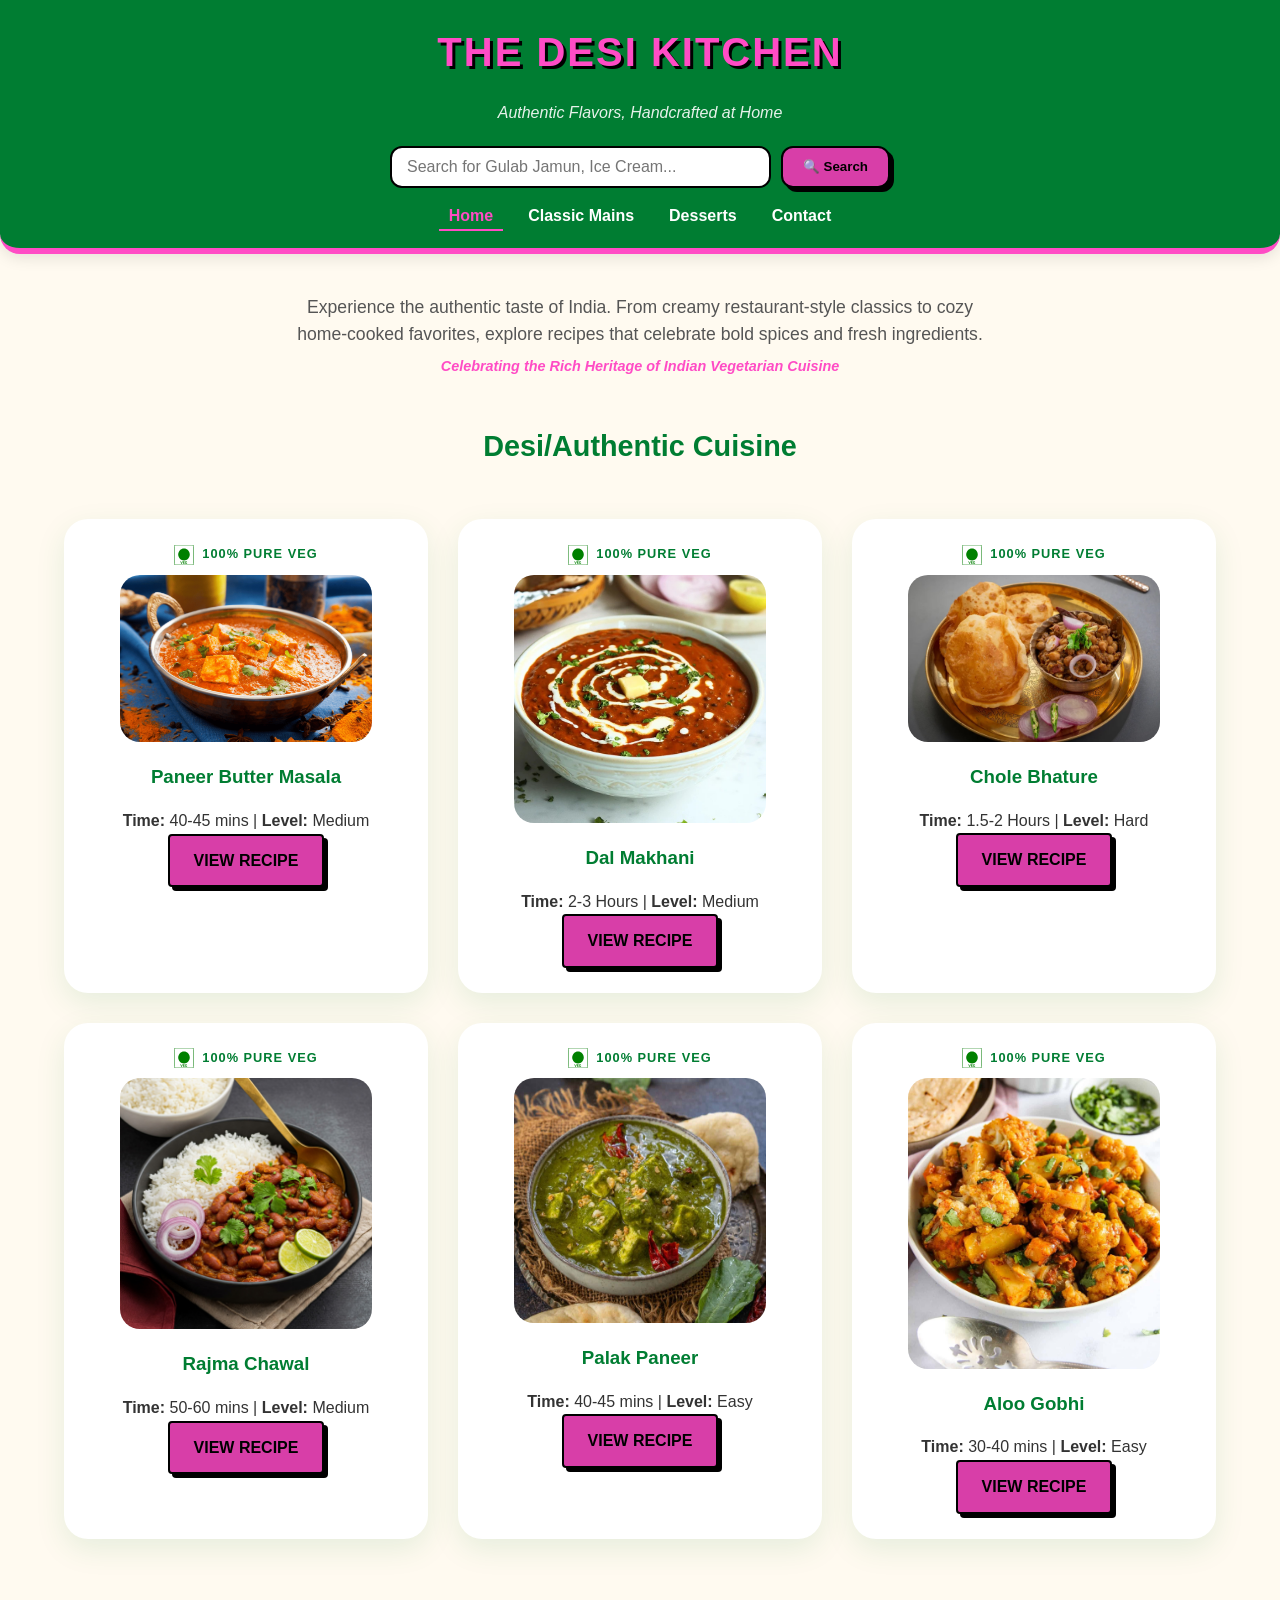
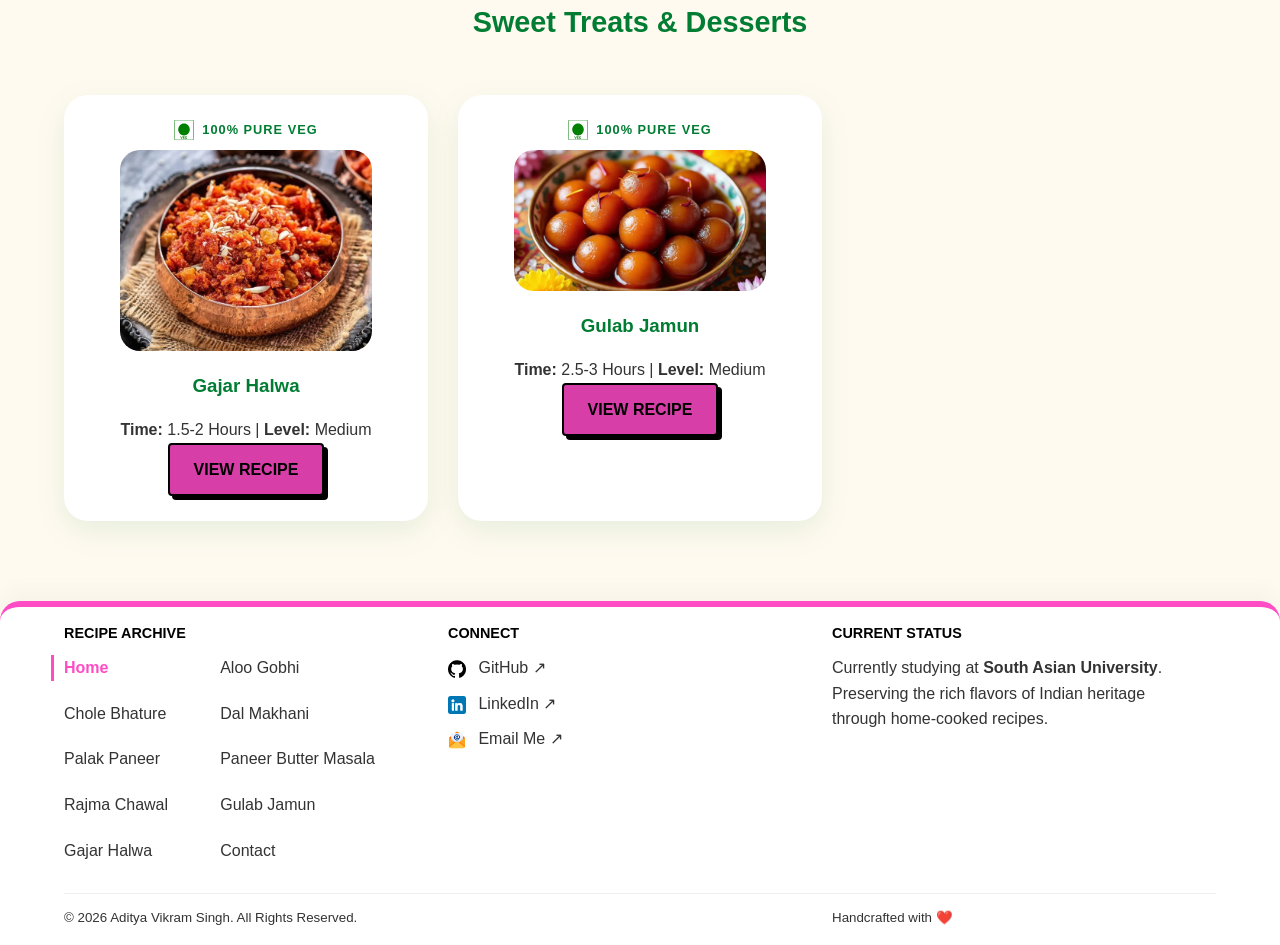
<file: index.html>
<!DOCTYPE html>
<html lang="en">
    <head>
        <meta charset="UTF-8">
        <meta name="viewport" content="width=device-width, initial-scale=1.0">
        <title>Delicious Recipes | Home</title>
        <link rel="stylesheet" href="css/styles.css">
    </head>

    <body>
        <header id="top-site-banner">
            <div class="banner-text-container">
                <h1>The Desi Kitchen</h1>
                <p><i>Authentic Flavors, Handcrafted at Home</i></p>
            </div>

            <div class="search-bar-container">
                <input type="text" placeholder="Search for Gulab Jamun, Ice Cream..." class="search-input">
                <button type="button" class="search-btn">🔍 Search</button>
            </div>
            
            <nav class="navigation-menu-bar">
               <ul>
                    <li><a href="index.html" class="current-page-link">Home</a></li>
                    <li><a href="index.html#desi-authentic-cuisine">Classic Mains</a></li>
                    <li><a href="index.html#dessert-delights">Desserts</a></li>
                    <li><a href="contact.html">Contact</a></li>
                </ul>
            </nav>
        </header>

        <main>
            <section class="intro-section">
                <div class="intro-container">
                    <p>Experience the authentic taste of India. From creamy restaurant-style classics to cozy home-cooked favorites, explore recipes that celebrate bold spices and fresh ingredients.</p>
                    <p><i>Celebrating the Rich Heritage of Indian Vegetarian Cuisine</i></p>
                </div>
            </section>

            <section id="featured-recipes">
                <h2 id="desi-authentic-cuisine" align="center">Desi/Authentic Cuisine</h2>
                <div class="recipe-grid">
                    <article class="recipe-card">
                        <div class="veg-badge">
                            <img src="images/veg-mark.svg" alt="Veg Mark" class="veg-icon">
                            <span>100% PURE VEG</span>
                        </div>
                        <img src="images/paneer-butter-masala.jpg" alt="Paneer Butter Masala" class="recipe-thumbnail">
                        <h3>Paneer Butter Masala</h3>
                        <p><b>Time:</b> 40-45 mins | <b>Level:</b> Medium</p>
                        <a href="paneer-butter-masala.html" class="view-btn">View Recipe</a>
                    </article>

                    <article class="recipe-card">
                        <div class="veg-badge">
                            <img src="images/veg-mark.svg" alt="Veg Mark" class="veg-icon">
                            <span>100% PURE VEG</span>
                        </div>
                        <img src="images/dal-makhani.jpg" alt="Dal Makhani" class="recipe-thumbnail">
                        <h3>Dal Makhani</h3>
                        <p><b>Time:</b> 2-3 Hours | <b>Level:</b> Medium</p>
                        <a href="dal-makhani.html" class="view-btn">View Recipe</a>
                    </article>

                    <article class="recipe-card">
                        <div class="veg-badge">
                            <img src="images/veg-mark.svg" alt="Veg Mark" class="veg-icon">
                            <span>100% PURE VEG</span>
                        </div>
                        <img src="images/chole-bhature.jpg" alt="Chole Bhature" class="recipe-thumbnail">
                        <h3>Chole Bhature</h3>
                        <p><b>Time:</b> 1.5-2 Hours | <b>Level:</b> Hard</p>
                        <a href="chole-bhature.html" class="view-btn">View Recipe</a>
                    </article>

                    <article class="recipe-card">
                        <div class="veg-badge">
                            <img src="images/veg-mark.svg" alt="Veg Mark" class="veg-icon">
                            <span>100% PURE VEG</span>
                        </div>
                        <img src="images/rajma-chawal.jpg" alt="Rajma Chawal" class="recipe-thumbnail">
                        <h3>Rajma Chawal</h3>
                        <p><b>Time:</b> 50-60 mins | <b>Level:</b> Medium</p>
                        <a href="rajma-chawal.html" class="view-btn">View Recipe</a>
                    </article>

                    <article class="recipe-card">
                        <div class="veg-badge">
                            <img src="images/veg-mark.svg" alt="Veg Mark" class="veg-icon">
                            <span>100% PURE VEG</span>
                        </div>
                        <img src="images/palak-paneer.jpg" alt="Palak Paneer" class="recipe-thumbnail">
                        <h3>Palak Paneer</h3>
                        <p><b>Time:</b> 40-45 mins | <b>Level:</b> Easy</p>
                        <a href="palak-paneer.html" class="view-btn">View Recipe</a>
                    </article>

                    <article class="recipe-card">
                        <div class="veg-badge">
                            <img src="images/veg-mark.svg" alt="Veg Mark" class="veg-icon">
                            <span>100% PURE VEG</span>
                        </div>
                        <img src="images/aloo-gobhi.jpg" alt="Aloo Gobhi" class="recipe-thumbnail">
                        <h3>Aloo Gobhi</h3>
                        <p><b>Time:</b> 30-40 mins | <b>Level:</b> Easy</p>
                        <a href="aloo-gobhi.html" class="view-btn">View Recipe</a>
                    </article>
                </div>

                <h2 id="dessert-delights" align="center">Sweet Treats & Desserts</h2>

                <div class="recipe-grid">
                    <article class="recipe-card">
                        <div class="veg-badge">
                            <img src="images/veg-mark.svg" alt="Veg Mark" class="veg-icon">
                            <span>100% PURE VEG</span>
                        </div>
                        <img src="images/gajar-halwa.jpg" alt="Gajar Halwa" class="recipe-thumbnail">
                        <h3>Gajar Halwa</h3>
                        <p><b>Time:</b> 1.5-2 Hours | <b>Level:</b> Medium</p>
                        <a href="gajar-halwa.html" class="view-btn">View Recipe</a>
                    </article>

                    <article class="recipe-card">
                        <div class="veg-badge">
                            <img src="images/veg-mark.svg" alt="Veg Mark" class="veg-icon">
                            <span>100% PURE VEG</span>
                        </div>
                        <img src="images/gulab-jamun.jpg" alt="Gulab Jamun" class="recipe-thumbnail">
                        <h3>Gulab Jamun</h3>
                        <p><b>Time:</b> 2.5-3 Hours | <b>Level:</b> Medium</p>
                        <a href="gulab-jamun.html" class="view-btn">View Recipe</a>
                    </article>
                </div>
            </section>
        </main>
        
        <footer>
            <table>
                <thead>
                    <tr>
                        <th align="left" width="33%">Recipe Archive</th>
                        <th align="left" width="33%">Connect</th>
                        <th align="left" width="33%">Current Status</th>
                    </tr>
                </thead>
                
                <tbody>
                    <tr>
                        <td valign="top">
                            <table class="footer-links-subtable">
                                <tr>
                                    <td><a href="index.html" class="current-page-link">Home</a></td>
                                    <td><a href="aloo-gobhi.html">Aloo Gobhi</a></td>
                                </tr>
                                <tr>
                                    <td><a href="chole-bhature.html">Chole Bhature</a></td>
                                    <td><a href="dal-makhani.html">Dal Makhani</a></td>
                                </tr>
                                <tr>
                                    <td><a href="palak-paneer.html">Palak Paneer</a></td>
                                    <td><a href="paneer-butter-masala.html">Paneer Butter Masala</a></td>
                                </tr>
                                <tr>
                                    <td><a href="rajma-chawal.html">Rajma Chawal</a></td>
                                    <td><a href="gulab-jamun.html">Gulab Jamun</a></td>
                                </tr>
                                <tr>
                                    <td><a href="gajar-halwa.html">Gajar Halwa</a></td>
                                    <td><a href="contact.html">Contact</a></td>
                                </tr>
                            </table>
                        </td>
                        <td valign="top">
                            <div class="footer-links-vertical">
                                <a href="https://github.com/theavsingh" target="_blank">
                                    <img src="images/footer/github-icon.png" width="18" height="18" alt="" class="footer-icon"> GitHub ↗
                                </a>
                                <a href="https://linkedin.com/in/adityavikramsingh-invalid" target="_blank">
                                    <img src="images/footer/linkedin-icon.png" width="18" height="18" alt="" class="footer-icon"> LinkedIn ↗
                                </a>
                                <a href="mailto:aditya.singh2025@students.sau.ac.in">
                                    <img src="images/footer/email-icon.png" width="18" height="18" alt="" class="footer-icon"> Email Me ↗
                                </a>
                            </div>
                        </td>
                        <td valign="top">
                            <div class="footer-links-vertical">
                                <p>Currently studying at <b>South Asian University</b>.</p>
                                <p>Preserving the rich flavors of Indian heritage through home-cooked recipes.</p>
                            </div>
                        </td>
                    </tr>
                </tbody>

                <tfoot>
                    <tr>
                        <td colspan="2">
                            <small>&copy; 2026 Aditya Vikram Singh. All Rights Reserved.</small>
                        </td>
                        <td>
                            <small>Handcrafted with ❤️</small>
                        </td>
                    </tr>
                </tfoot>
            </table>
        </footer>
    </body>
</html>
</file>
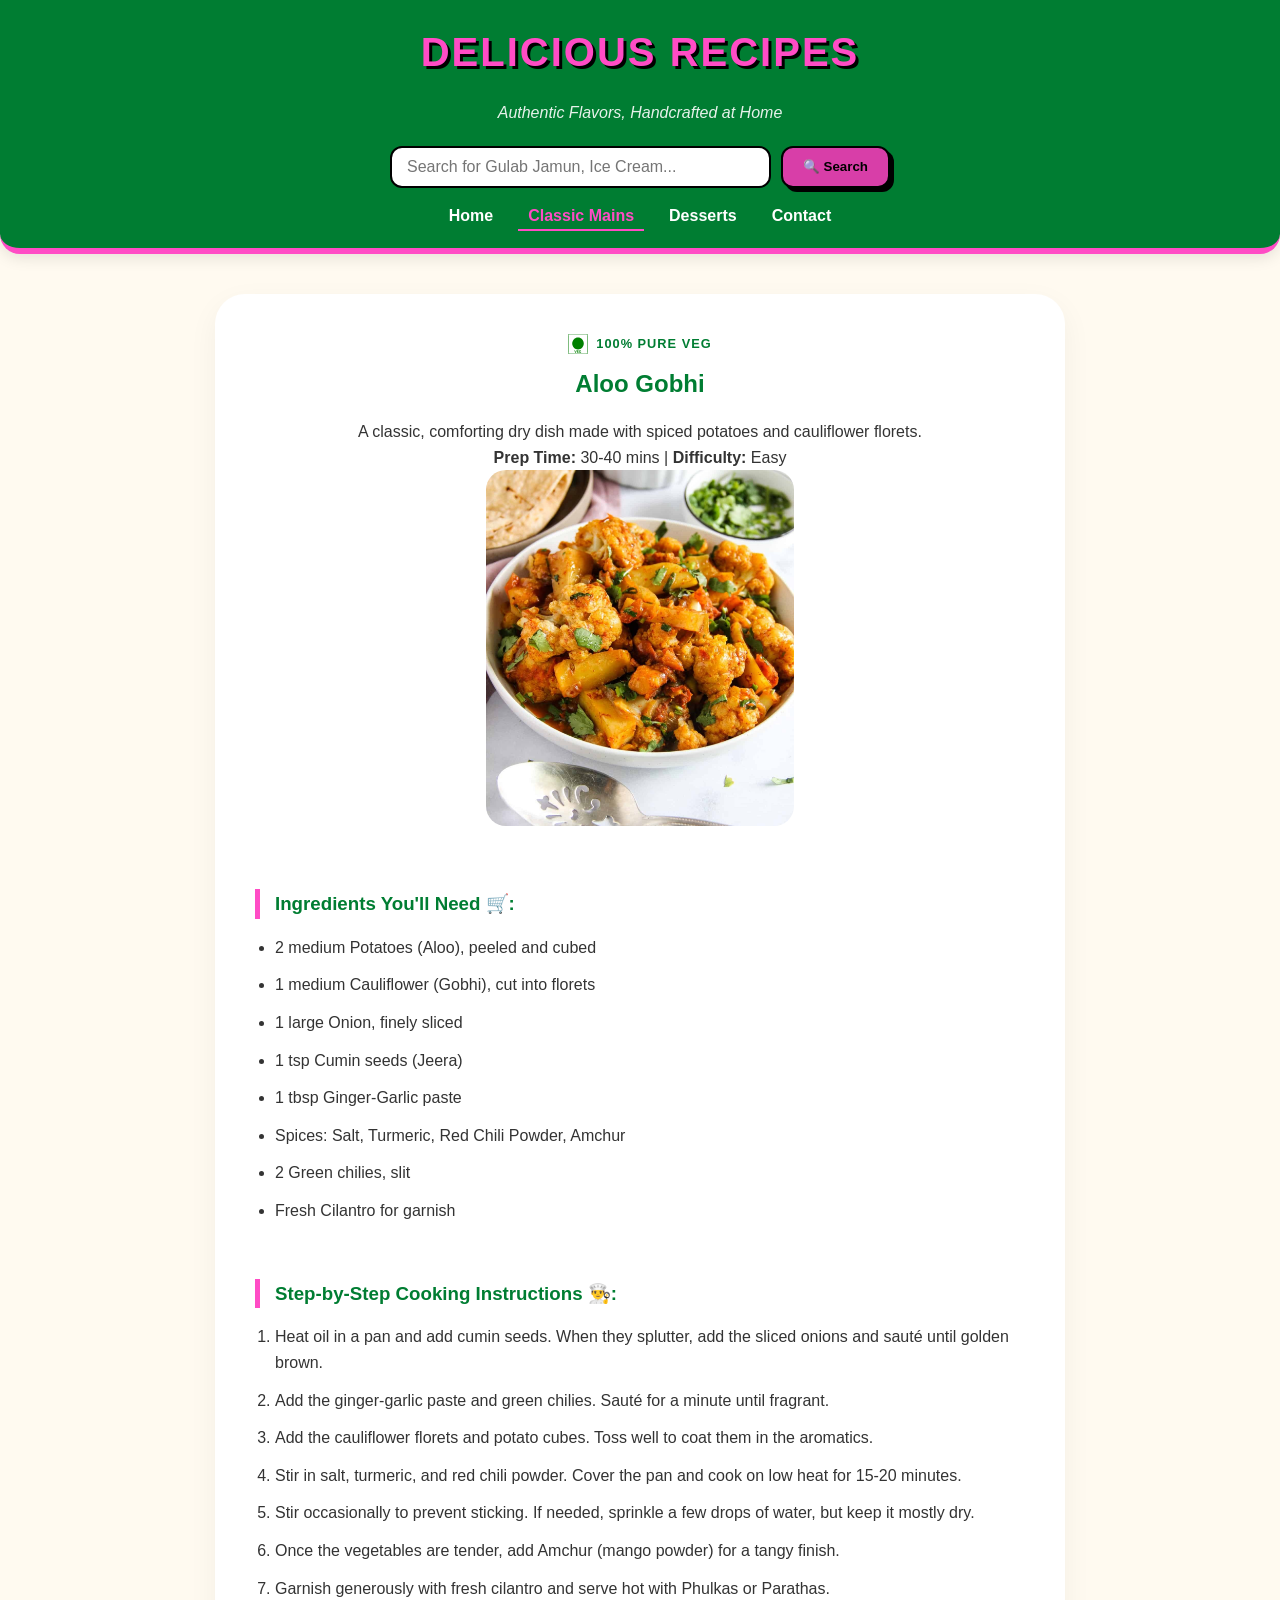
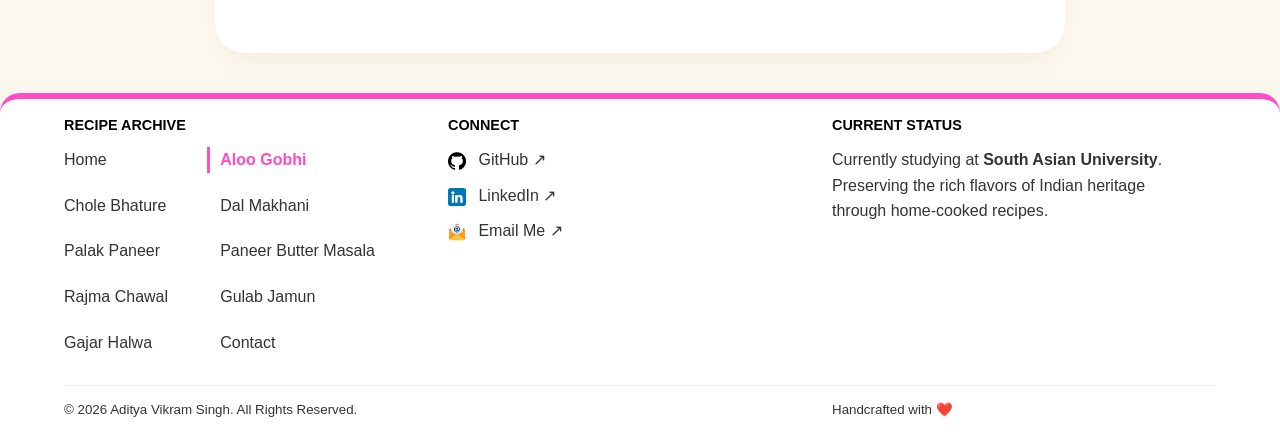
<file: aloo-gobhi.html>
<!DOCTYPE html>
<html lang="en">
    <head>
        <meta charset="UTF-8">
        <meta name="viewport" content="width=device-width, initial-scale=1.0">
        <title>Aloo Gobhi</title>
        <link rel="stylesheet" href="css/styles.css">
    </head>

    <body>
        <header id="top-site-banner">
            <div class="banner-text-container">
                <h1>Delicious Recipes</h1>
                <p><i>Authentic Flavors, Handcrafted at Home</i></p>
            </div>

            <div class="search-bar-container">
                <input type="text" placeholder="Search for Gulab Jamun, Ice Cream..." class="search-input">
                <button type="button" class="search-btn">🔍 Search</button>
            </div>
            
            <nav class="navigation-menu-bar">
                <ul>
                    <li><a href="index.html">Home</a></li>
                    <li><a href="index.html#desi-authentic-cuisine" class="current-page-link">Classic Mains</a></li>
                    <li><a href="index.html#dessert-delights">Desserts</a></li>
                    <li><a href="contact.html">Contact</a></li>
                </ul>
            </nav>
        </header>

        <main>
            <article class="recipe-detail-container">
                
                <section class="recipe-header-main">
                    <div class="veg-badge">
                        <img src="images/veg-mark.svg" alt="Veg Icon" class="veg-icon">
                        <span>100% PURE VEG</span>
                    </div>
                    <h2>Aloo Gobhi</h2>
                    <p>A classic, comforting dry dish made with spiced potatoes and cauliflower florets.</p>
                    <p><strong>Prep Time:</strong> 30-40 mins | <strong>Difficulty:</strong> Easy</p>
                    <img src="images/aloo-gobhi.jpg" alt="Home-cooked Aloo Gobhi" class="recipe-main-img">
                </section>

                <section class="recipe-content-section">
                    <h3>Ingredients You'll Need 🛒:</h3>
                    <ul>
                        <li>2 medium Potatoes (Aloo), peeled and cubed</li>
                        <li>1 medium Cauliflower (Gobhi), cut into florets</li>
                        <li>1 large Onion, finely sliced</li>
                        <li>1 tsp Cumin seeds (Jeera)</li>
                        <li>1 tbsp Ginger-Garlic paste</li>
                        <li>Spices: Salt, Turmeric, Red Chili Powder, Amchur</li>
                        <li>2 Green chilies, slit</li>
                        <li>Fresh Cilantro for garnish</li>
                    </ul>
                </section>

                <section class="recipe-content-section">
                    <h3>Step-by-Step Cooking Instructions 👨‍🍳:</h3>
                    <ol>
                        <li>Heat oil in a pan and add cumin seeds. When they splutter, add the sliced onions and sauté until golden brown.</li>
                        <li>Add the ginger-garlic paste and green chilies. Sauté for a minute until fragrant.</li>
                        <li>Add the cauliflower florets and potato cubes. Toss well to coat them in the aromatics.</li>
                        <li>Stir in salt, turmeric, and red chili powder. Cover the pan and cook on low heat for 15-20 minutes.</li>
                        <li>Stir occasionally to prevent sticking. If needed, sprinkle a few drops of water, but keep it mostly dry.</li>
                        <li>Once the vegetables are tender, add Amchur (mango powder) for a tangy finish.</li>
                        <li>Garnish generously with fresh cilantro and serve hot with Phulkas or Parathas.</li>
                    </ol>
                </section>

            </article>
        </main>

        <footer>
            <table>
                <thead>
                    <tr>
                        <th align="left" width="33%">Recipe Archive</th>
                        <th align="left" width="33%">Connect</th>
                        <th align="left" width="33%">Current Status</th>
                    </tr>
                </thead>
                
                <tbody>
                    <tr>
                        <td valign="top">
                            <table class="footer-links-subtable">
                                <tr>
                                    <td><a href="index.html">Home</a></td>
                                    <td><a href="aloo-gobhi.html" class="current-page-link">Aloo Gobhi</a></td>
                                </tr>
                                <tr>
                                    <td><a href="chole-bhature.html">Chole Bhature</a></td>
                                    <td><a href="dal-makhani.html">Dal Makhani</a></td>
                                </tr>
                                <tr>
                                    <td><a href="palak-paneer.html">Palak Paneer</a></td>
                                    <td><a href="paneer-butter-masala.html">Paneer Butter Masala</a></td>
                                </tr>
                                <tr>
                                    <td><a href="rajma-chawal.html">Rajma Chawal</a></td>
                                    <td><a href="gulab-jamun.html">Gulab Jamun</a></td>
                                </tr>
                                <tr>
                                    <td><a href="gajar-halwa.html">Gajar Halwa</a></td>
                                    <td><a href="contact.html">Contact</a></td>
                                </tr>
                            </table>
                        </td>
                        <td valign="top">
                            <div class="footer-links-vertical">
                                <a href="https://github.com/theavsingh" target="_blank">
                                    <img src="images/footer/github-icon.png" width="18" height="18" alt="" class="footer-icon"> GitHub ↗
                                </a>
                                <a href="https://linkedin.com/in/adityavikramsingh-invalid" target="_blank">
                                    <img src="images/footer/linkedin-icon.png" width="18" height="18" alt="" class="footer-icon"> LinkedIn ↗
                                </a>
                                <a href="mailto:aditya.singh2025@students.sau.ac.in">
                                    <img src="images/footer/email-icon.png" width="18" height="18" alt="" class="footer-icon"> Email Me ↗
                                </a>
                            </div>
                        </td>
                        <td valign="top">
                            <div class="footer-links-vertical">
                                <p>Currently studying at <b>South Asian University</b>.</p>
                                <p>Preserving the rich flavors of Indian heritage through home-cooked recipes.</p>
                            </div>
                        </td>
                    </tr>
                </tbody>

                <tfoot>
                    <tr>
                        <td colspan="2">
                            <small>&copy; 2026 Aditya Vikram Singh. All Rights Reserved.</small>
                        </td>
                        <td>
                            <small>Handcrafted with ❤️</small>
                        </td>
                    </tr>
                </tfoot>
            </table>
        </footer>
    </body>
</html>
</file>
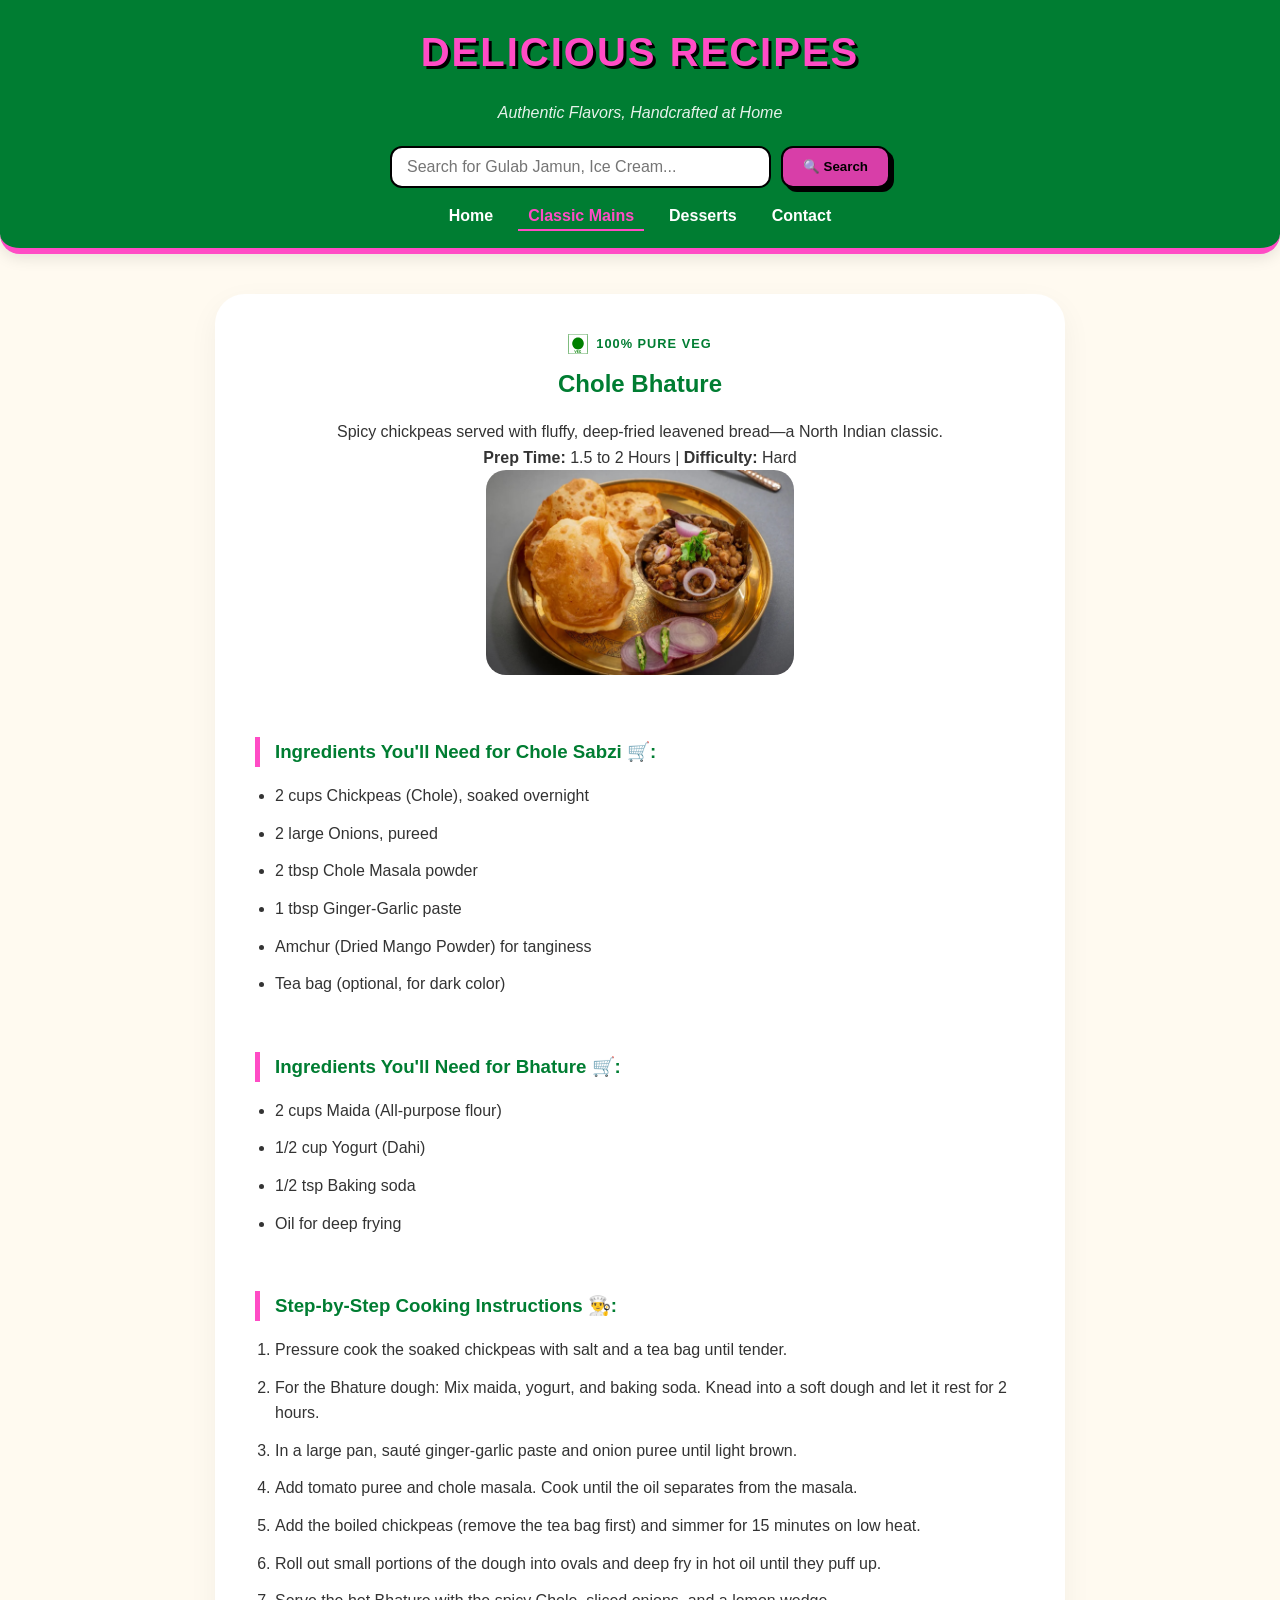
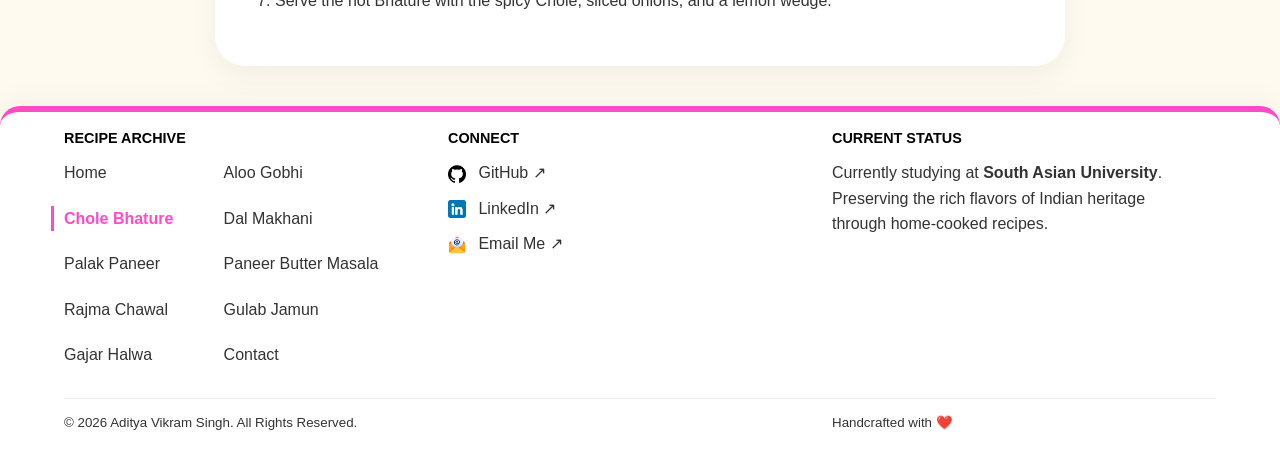
<file: chole-bhature.html>
<!DOCTYPE html>
<html lang="en">
    <head>
        <meta charset="UTF-8">
        <meta name="viewport" content="width=device-width, initial-scale=1.0">
        <title>Chole Bhature</title>
        <link rel="stylesheet" href="css/styles.css">
    </head>

    <body>
        <header id="top-site-banner">
            <div class="banner-text-container">
                <h1>Delicious Recipes</h1>
                <p><i>Authentic Flavors, Handcrafted at Home</i></p>
            </div>

            <div class="search-bar-container">
                <input type="text" placeholder="Search for Gulab Jamun, Ice Cream..." class="search-input">
                <button type="button" class="search-btn">🔍 Search</button>
            </div>
            
            <nav class="navigation-menu-bar">
                <ul>
                    <li><a href="index.html">Home</a></li>
                    <li><a href="index.html#desi-authentic-cuisine" class="current-page-link">Classic Mains</a></li>
                    <li><a href="index.html#dessert-delights">Desserts</a></li>
                    <li><a href="contact.html">Contact</a></li>
                </ul>
            </nav>
        </header>

        <main>
            <article class="recipe-detail-container">
                
                <section class="recipe-header-main">
                    <div class="veg-badge">
                        <img src="images/veg-mark.svg" alt="Veg Icon" class="veg-icon">
                        <span>100% PURE VEG</span>
                    </div>
                    <h2>Chole Bhature</h2>
                    <p>Spicy chickpeas served with fluffy, deep-fried leavened bread—a North Indian classic.</p>
                    <p><strong>Prep Time:</strong> 1.5 to 2 Hours | <strong>Difficulty:</strong> Hard</p>
                    <img src="images/chole-bhature.jpg" alt="Home-cooked Chole Bhature" class="recipe-main-img">
                </section>

                <section class="recipe-content-section">
                    <h3>Ingredients You'll Need for Chole Sabzi 🛒:</h3>
                    <ul>
                        <li>2 cups Chickpeas (Chole), soaked overnight</li>
                        <li>2 large Onions, pureed</li>
                        <li>2 tbsp Chole Masala powder</li>
                        <li>1 tbsp Ginger-Garlic paste</li>
                        <li>Amchur (Dried Mango Powder) for tanginess</li>
                        <li>Tea bag (optional, for dark color)</li>
                    </ul>
                    <h3>Ingredients You'll Need for Bhature 🛒:</h3>
                    <ul>
                        <li>2 cups Maida (All-purpose flour)</li>
                        <li>1/2 cup Yogurt (Dahi)</li>
                        <li>1/2 tsp Baking soda</li>
                        <li>Oil for deep frying</li>
                    </ul>
                </section>

                <section class="recipe-content-section">
                    <h3>Step-by-Step Cooking Instructions 👨‍🍳:</h3>
                    <ol>
                        <li>Pressure cook the soaked chickpeas with salt and a tea bag until tender.</li>
                        <li>For the Bhature dough: Mix maida, yogurt, and baking soda. Knead into a soft dough and let it rest for 2 hours.</li>
                        <li>In a large pan, sauté ginger-garlic paste and onion puree until light brown.</li>
                        <li>Add tomato puree and chole masala. Cook until the oil separates from the masala.</li>
                        <li>Add the boiled chickpeas (remove the tea bag first) and simmer for 15 minutes on low heat.</li>
                        <li>Roll out small portions of the dough into ovals and deep fry in hot oil until they puff up.</li>
                        <li>Serve the hot Bhature with the spicy Chole, sliced onions, and a lemon wedge.</li>
                    </ol>
                </section>

            </article>
        </main>

        <footer>
            <table>
                <thead>
                    <tr>
                        <th align="left" width="33%">Recipe Archive</th>
                        <th align="left" width="33%">Connect</th>
                        <th align="left" width="33%">Current Status</th>
                    </tr>
                </thead>
                
                <tbody>
                    <tr>
                        <td valign="top">
                            <table class="footer-links-subtable">
                                <tr>
                                    <td><a href="index.html">Home</a></td>
                                    <td><a href="aloo-gobhi.html">Aloo Gobhi</a></td>
                                </tr>
                                <tr>
                                    <td><a href="chole-bhature.html" class="current-page-link">Chole Bhature</a></td>
                                    <td><a href="dal-makhani.html">Dal Makhani</a></td>
                                </tr>
                                <tr>
                                    <td><a href="palak-paneer.html">Palak Paneer</a></td>
                                    <td><a href="paneer-butter-masala.html">Paneer Butter Masala</a></td>
                                </tr>
                                <tr>
                                    <td><a href="rajma-chawal.html">Rajma Chawal</a></td>
                                    <td><a href="gulab-jamun.html">Gulab Jamun</a></td>
                                </tr>
                                <tr>
                                    <td><a href="gajar-halwa.html">Gajar Halwa</a></td>
                                    <td><a href="contact.html">Contact</a></td>
                                </tr>
                            </table>
                        </td>
                        <td valign="top">
                            <div class="footer-links-vertical">
                                <a href="https://github.com/theavsingh" target="_blank">
                                    <img src="images/footer/github-icon.png" width="18" height="18" alt="" class="footer-icon"> GitHub ↗
                                </a>
                                <a href="https://linkedin.com/in/adityavikramsingh-invalid" target="_blank">
                                    <img src="images/footer/linkedin-icon.png" width="18" height="18" alt="" class="footer-icon"> LinkedIn ↗
                                </a>
                                <a href="mailto:aditya.singh2025@students.sau.ac.in">
                                    <img src="images/footer/email-icon.png" width="18" height="18" alt="" class="footer-icon"> Email Me ↗
                                </a>
                            </div>
                        </td>
                        <td valign="top">
                            <div class="footer-links-vertical">
                                <p>Currently studying at <b>South Asian University</b>.</p>
                                <p>Preserving the rich flavors of Indian heritage through home-cooked recipes.</p>
                            </div>
                        </td>
                    </tr>
                </tbody>

                <tfoot>
                    <tr>
                        <td colspan="2">
                            <small>&copy; 2026 Aditya Vikram Singh. All Rights Reserved.</small>
                        </td>
                        <td>
                            <small>Handcrafted with ❤️</small>
                        </td>
                    </tr>
                </tfoot>
            </table>
        </footer>
    </body>
</html>
</file>
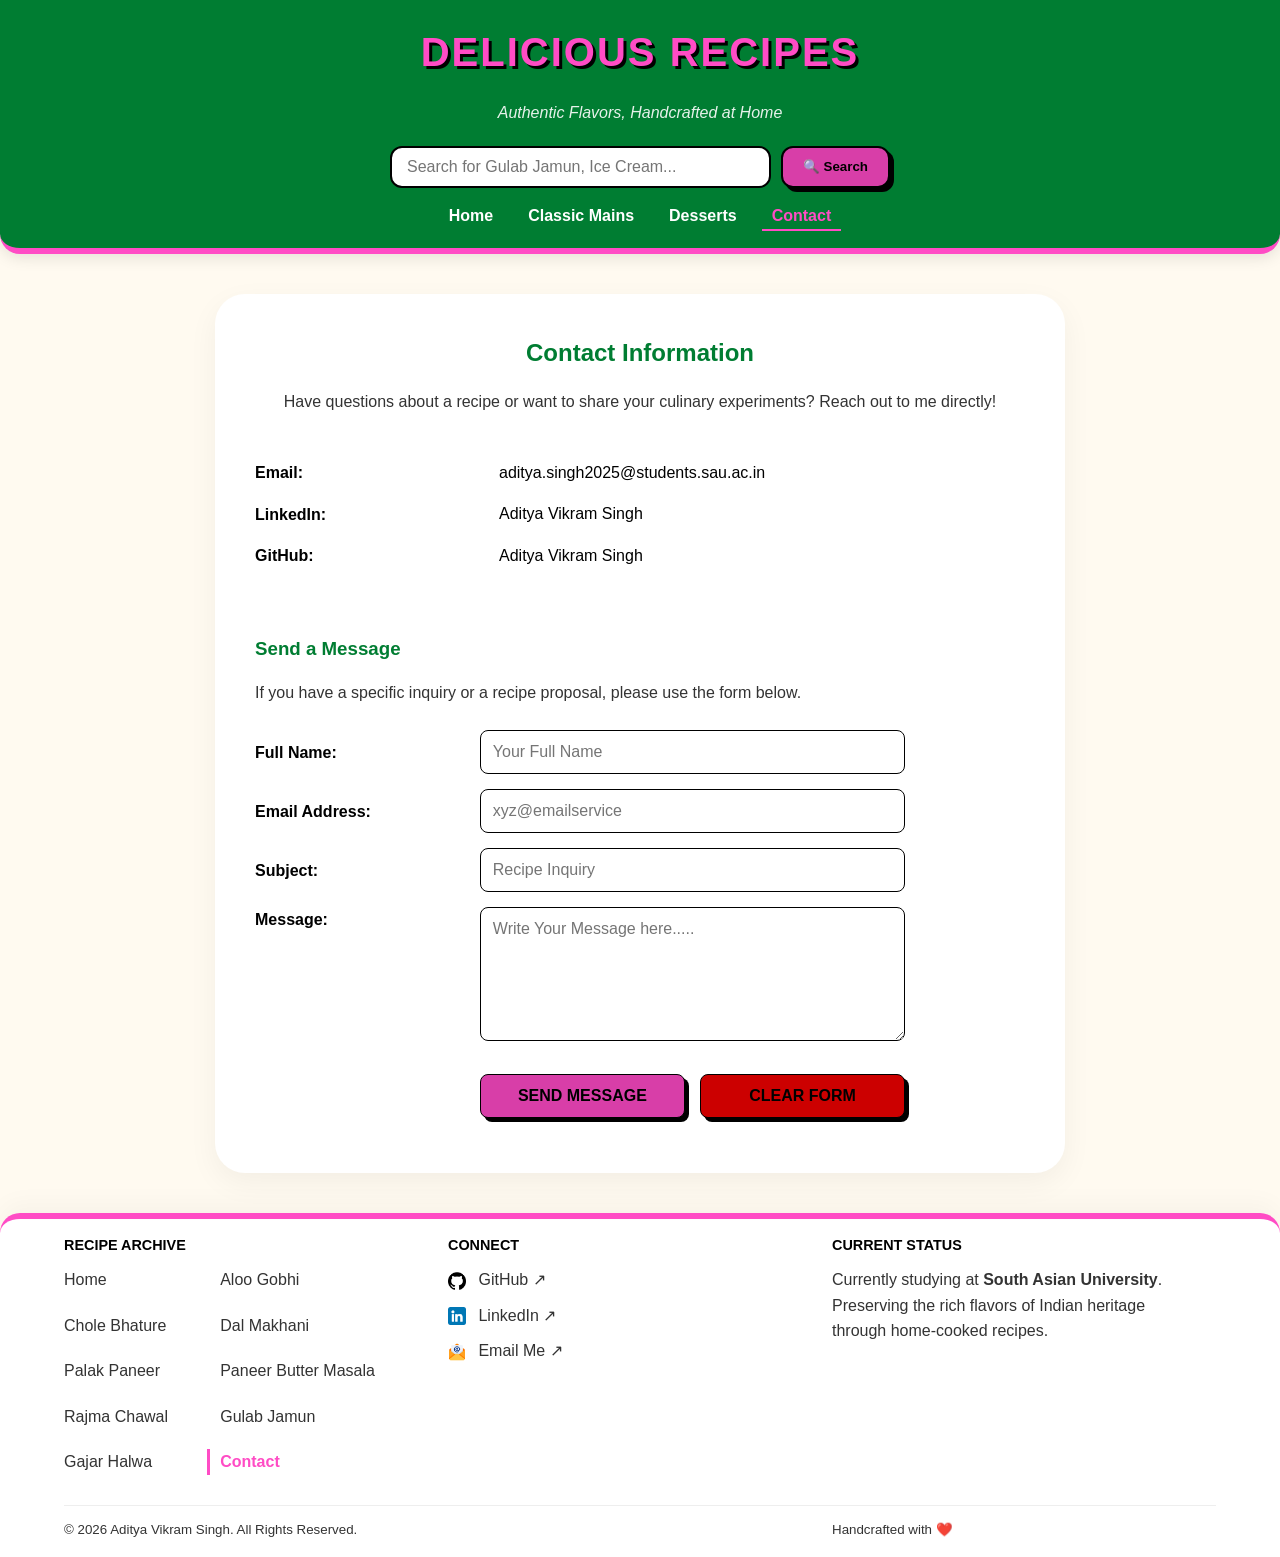
<file: contact.html>
<!DOCTYPE html>
<html lang="en">
    <head>
        <meta charset="UTF-8">
        <meta name="viewport" content="width=device-width, initial-scale=1.0">
        <title>Contact | Aditya Vikram Singh</title>
        <link rel="stylesheet" href="css/styles.css">
    </head>

    <body>
        <header id="top-site-banner">
            <div class="banner-text-container">
                <h1>Delicious Recipes</h1>
                <p><i>Authentic Flavors, Handcrafted at Home</i></p>
            </div>

            <div class="search-bar-container">
                <input type="text" placeholder="Search for Gulab Jamun, Ice Cream..." class="search-input">
                <button type="button" class="search-btn">🔍 Search</button>
            </div>
            
            <nav class="navigation-menu-bar">
                <ul>
                    <li><a href="index.html">Home</a></li>
                    <li><a href="index.html#desi-authentic-cuisine">Classic Mains</a></li>
                    <li><a href="index.html#dessert-delights">Desserts</a></li>
                    <li><a href="contact.html" class="current-page-link">Contact</a></li>
                </ul>
            </nav>
        </header>

        <main>
            <article class="recipe-detail-container">
                <section class="contact-details-block">
                    <div class="recipe-header-main">
                        <h2>Contact Information</h2>
                        <p>Have questions about a recipe or want to share your culinary experiments? Reach out to me directly!</p>
                    </div>

                    <table class="contact-info-table">
                        <tr>
                            <td>Email:</td>
                            <td><a href="mailto:aditya.singh2025@students.sau.ac.in">aditya.singh2025@students.sau.ac.in</a></td>
                        </tr>
                        <tr>
                            <td>LinkedIn:</td>
                            <td><a href="#" target="_blank">Aditya Vikram Singh</a></td>
                        </tr>
                        <tr>
                            <td>GitHub:</td>
                            <td><a href="https://github.com/theavsingh" target="_blank">Aditya Vikram Singh</a></td>
                        </tr>
                    </table>
                </section>

                <section class="message-submission-block">
                    <h3>Send a Message</h3>
                    <p>If you have a specific inquiry or a recipe proposal, please use the form below.</p>
                    
                    <form action="#" method="post">
                        <table class="form-input-table">
                            <tr>
                                <td><label for="name">Full Name:</label></td>
                                <td><input type="text" id="name" name="name" placeholder="Your Full Name" required></td>
                            </tr>
                            <tr>
                                <td><label for="email">Email Address:</label></td>
                                <td><input type="email" id="email" name="email" placeholder="xyz@emailservice" required></td>
                            </tr>
                            <tr>
                                <td><label for="subject">Subject:</label></td>
                                <td><input type="text" id="subject" name="subject" placeholder="Recipe Inquiry"></td>
                            </tr>
                            <tr>
                                <td valign="top"><label for="message">Message:</label></td>
                                <td><textarea id="message" name="message" rows="6" placeholder="Write Your Message here....." required></textarea></td>
                            </tr>
                            <tr>
                                <td></td>
                                <td class="form-buttons">
                                    <input type="submit" value="Send Message" class="submit-btn">
                                    <input type="reset" value="Clear Form" class="reset-btn">
                                </td>
                            </tr>
                        </table>
                    </form>
                </section>
            </article>
        </main>

        <footer>
            <table>
                <thead>
                    <tr>
                        <th align="left" width="33%">Recipe Archive</th>
                        <th align="left" width="33%">Connect</th>
                        <th align="left" width="33%">Current Status</th>
                    </tr>
                </thead>
                
                <tbody>
                    <tr>
                        <td valign="top">
                            <table class="footer-links-subtable">
                                <tr>
                                    <td><a href="index.html">Home</a></td>
                                    <td><a href="aloo-gobhi.html">Aloo Gobhi</a></td>
                                </tr>
                                <tr>
                                    <td><a href="chole-bhature.html">Chole Bhature</a></td>
                                    <td><a href="dal-makhani.html">Dal Makhani</a></td>
                                </tr>
                                <tr>
                                    <td><a href="palak-paneer.html">Palak Paneer</a></td>
                                    <td><a href="paneer-butter-masala.html">Paneer Butter Masala</a></td>
                                </tr>
                                <tr>
                                    <td><a href="rajma-chawal.html">Rajma Chawal</a></td>
                                    <td><a href="gulab-jamun.html">Gulab Jamun</a></td>
                                </tr>
                                <tr>
                                    <td><a href="gajar-halwa.html">Gajar Halwa</a></td>
                                    <td><a href="contact.html" class="current-page-link">Contact</a></td>
                                </tr>
                            </table>
                        </td>
                        <td valign="top">
                            <div class="footer-links-vertical">
                                <a href="https://github.com/theavsingh" target="_blank">
                                    <img src="images/footer/github-icon.png" width="18" height="18" alt="" class="footer-icon"> GitHub ↗
                                </a>
                                <a href="https://linkedin.com/in/adityavikramsingh-invalid" target="_blank">
                                    <img src="images/footer/linkedin-icon.png" width="18" height="18" alt="" class="footer-icon"> LinkedIn ↗
                                </a>
                                <a href="mailto:aditya.singh2025@students.sau.ac.in">
                                    <img src="images/footer/email-icon.png" width="18" height="18" alt="" class="footer-icon"> Email Me ↗
                                </a>
                            </div>
                        </td>
                        <td valign="top">
                            <div class="footer-links-vertical">
                                <p>Currently studying at <b>South Asian University</b>.</p>
                                <p>Preserving the rich flavors of Indian heritage through home-cooked recipes.</p>
                            </div>
                        </td>
                    </tr>
                </tbody>

                <tfoot>
                    <tr>
                        <td colspan="2">
                            <small>&copy; 2026 Aditya Vikram Singh. All Rights Reserved.</small>
                        </td>
                        <td>
                            <small>Handcrafted with ❤️</small>
                        </td>
                    </tr>
                </tfoot>
            </table>
        </footer>
    </body>
</html>
</file>
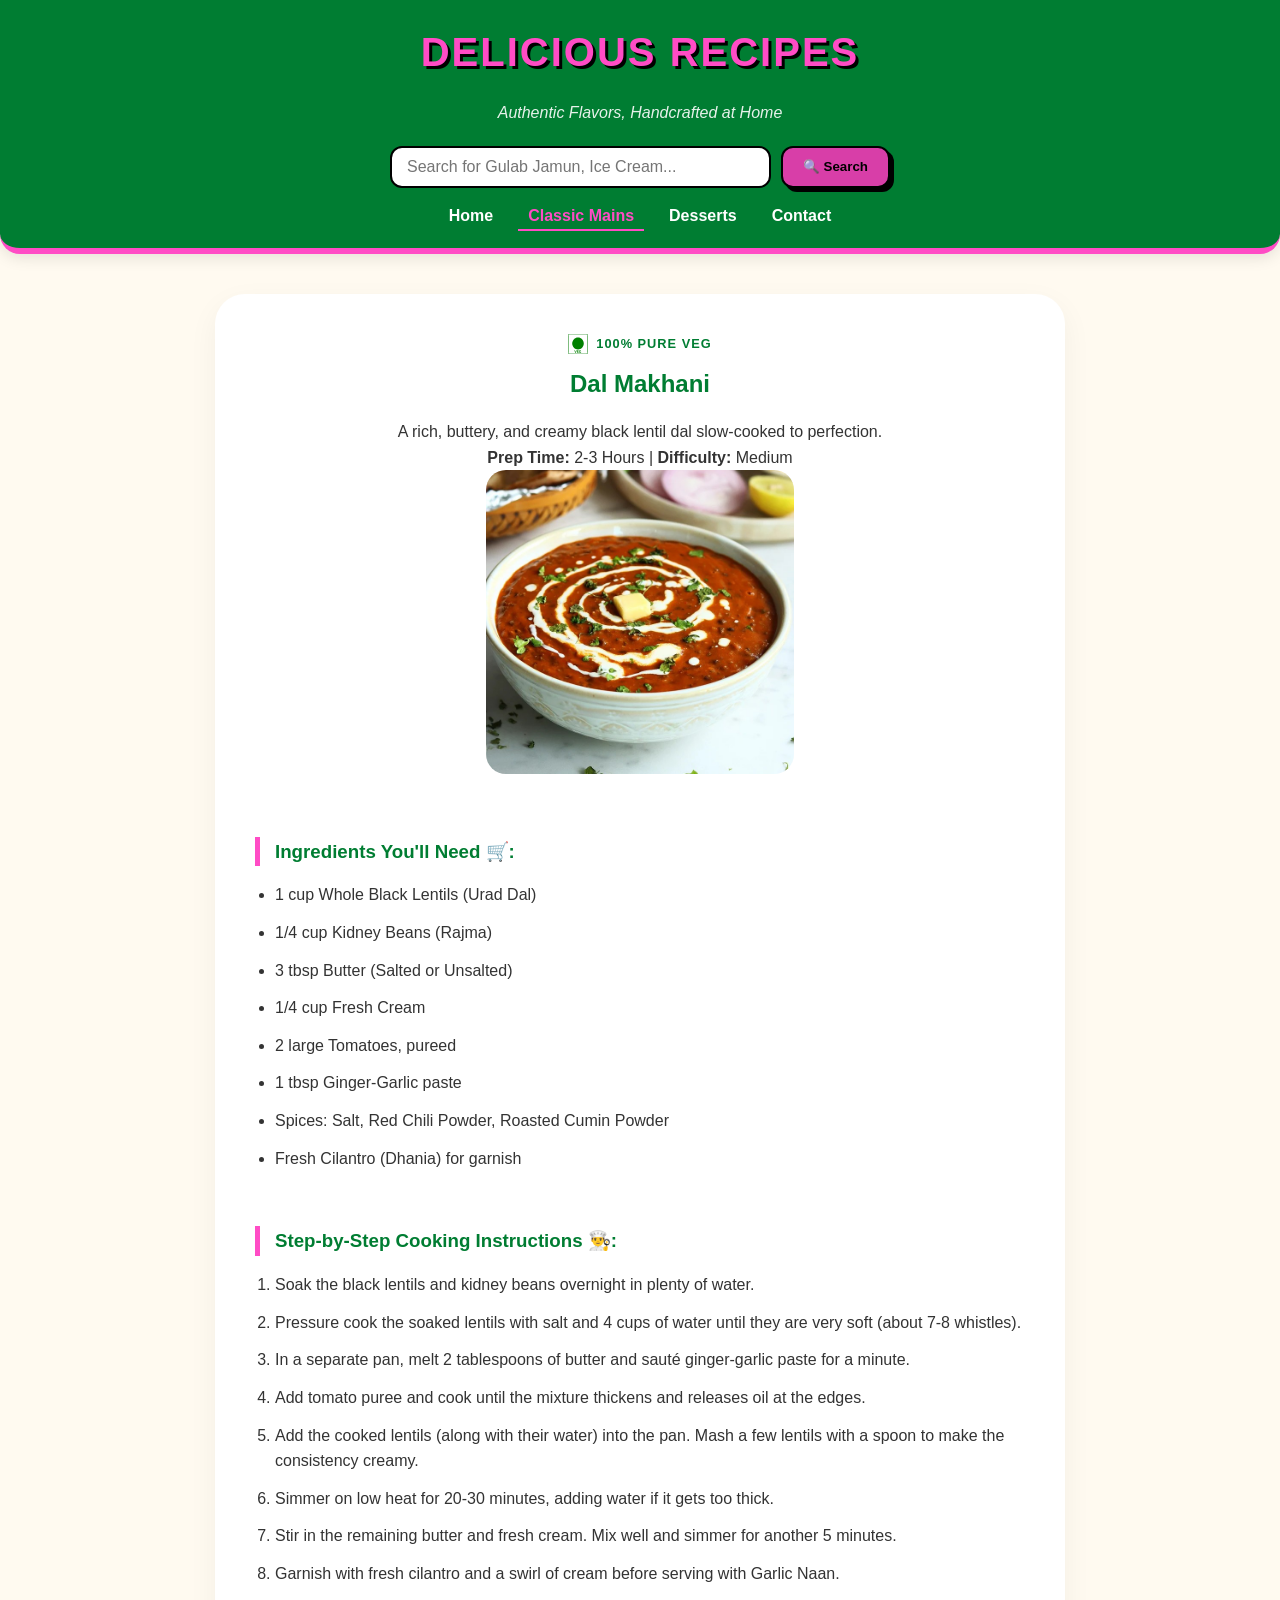
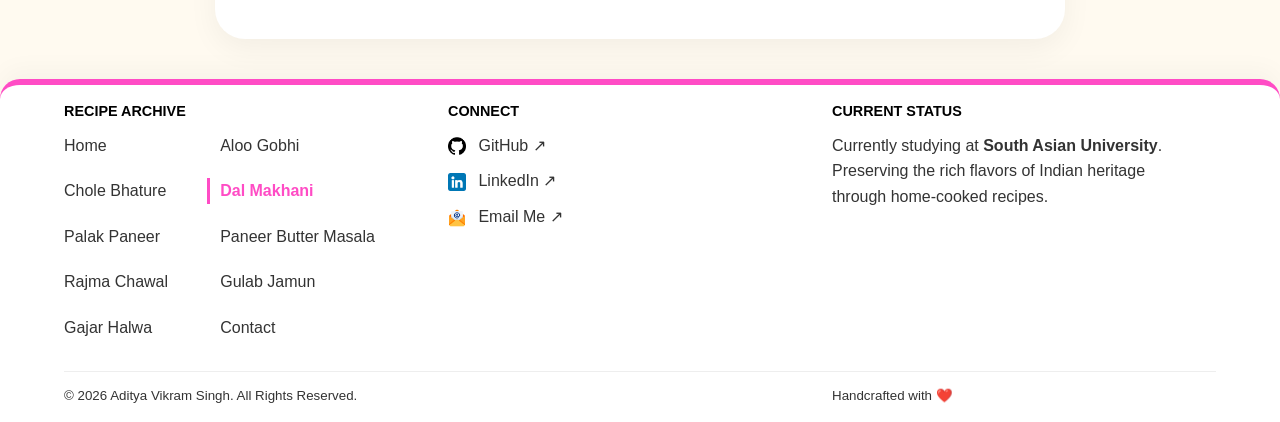
<file: dal-makhani.html>
<!DOCTYPE html>
<html lang="en">
    <head>
        <meta charset="UTF-8">
        <meta name="viewport" content="width=device-width, initial-scale=1.0">
        <title>Dal Makhani</title>
        <link rel="stylesheet" href="css/styles.css">
    </head>

    <body>
        <header id="top-site-banner">
            <div class="banner-text-container">
                <h1>Delicious Recipes</h1>
                <p><i>Authentic Flavors, Handcrafted at Home</i></p>
            </div>

            <div class="search-bar-container">
                <input type="text" placeholder="Search for Gulab Jamun, Ice Cream..." class="search-input">
                <button type="button" class="search-btn">🔍 Search</button>
            </div>
            
            <nav class="navigation-menu-bar">
                <ul>
                    <li><a href="index.html">Home</a></li>
                    <li><a href="index.html#desi-authentic-cuisine" class="current-page-link">Classic Mains</a></li>
                    <li><a href="index.html#dessert-delights">Desserts</a></li>
                    <li><a href="contact.html">Contact</a></li>
                </ul>
            </nav>
        </header>

        <main>
            <article class="recipe-detail-container">
                
                <section class="recipe-header-main">
                    <div class="veg-badge">
                        <img src="images/veg-mark.svg" alt="Veg Icon" class="veg-icon">
                        <span>100% PURE VEG</span>
                    </div>
                    <h2>Dal Makhani</h2>
                    <p>A rich, buttery, and creamy black lentil dal slow-cooked to perfection.</p>
                    <p><strong>Prep Time:</strong> 2-3 Hours | <strong>Difficulty:</strong> Medium</p>
                    <img src="images/dal-makhani.jpg" alt="Home-cooked Dal Makhani" class="recipe-main-img">
                </section>

                <section class="recipe-content-section">
                    <h3>Ingredients You'll Need 🛒:</h3>
                    <ul>
                        <li>1 cup Whole Black Lentils (Urad Dal)</li>
                        <li>1/4 cup Kidney Beans (Rajma)</li>
                        <li>3 tbsp Butter (Salted or Unsalted)</li>
                        <li>1/4 cup Fresh Cream</li>
                        <li>2 large Tomatoes, pureed</li>
                        <li>1 tbsp Ginger-Garlic paste</li>
                        <li>Spices: Salt, Red Chili Powder, Roasted Cumin Powder</li>
                        <li>Fresh Cilantro (Dhania) for garnish</li>
                    </ul>
                </section>

                <section class="recipe-content-section">
                    <h3>Step-by-Step Cooking Instructions 👨‍🍳:</h3>
                    <ol>
                        <li>Soak the black lentils and kidney beans overnight in plenty of water.</li>
                        <li>Pressure cook the soaked lentils with salt and 4 cups of water until they are very soft (about 7-8 whistles).</li>
                        <li>In a separate pan, melt 2 tablespoons of butter and sauté ginger-garlic paste for a minute.</li>
                        <li>Add tomato puree and cook until the mixture thickens and releases oil at the edges.</li>
                        <li>Add the cooked lentils (along with their water) into the pan. Mash a few lentils with a spoon to make the consistency creamy.</li>
                        <li>Simmer on low heat for 20-30 minutes, adding water if it gets too thick.</li>
                        <li>Stir in the remaining butter and fresh cream. Mix well and simmer for another 5 minutes.</li>
                        <li>Garnish with fresh cilantro and a swirl of cream before serving with Garlic Naan.</li>
                    </ol>
                </section>

            </article>
        </main>

        <footer>
            <table>
                <thead>
                    <tr>
                        <th align="left" width="33%">Recipe Archive</th>
                        <th align="left" width="33%">Connect</th>
                        <th align="left" width="33%">Current Status</th>
                    </tr>
                </thead>
                
                <tbody>
                    <tr>
                        <td valign="top">
                            <table class="footer-links-subtable">
                                <tr>
                                    <td><a href="index.html">Home</a></td>
                                    <td><a href="aloo-gobhi.html">Aloo Gobhi</a></td>
                                </tr>
                                <tr>
                                    <td><a href="chole-bhature.html">Chole Bhature</a></td>
                                    <td><a href="dal-makhani.html" class="current-page-link">Dal Makhani</a></td>
                                </tr>
                                <tr>
                                    <td><a href="palak-paneer.html">Palak Paneer</a></td>
                                    <td><a href="paneer-butter-masala.html">Paneer Butter Masala</a></td>
                                </tr>
                                <tr>
                                    <td><a href="rajma-chawal.html">Rajma Chawal</a></td>
                                    <td><a href="gulab-jamun.html">Gulab Jamun</a></td>
                                </tr>
                                <tr>
                                    <td><a href="gajar-halwa.html">Gajar Halwa</a></td>
                                    <td><a href="contact.html">Contact</a></td>
                                </tr>
                            </table>
                        </td>
                        <td valign="top">
                            <div class="footer-links-vertical">
                                <a href="https://github.com/theavsingh" target="_blank">
                                    <img src="images/footer/github-icon.png" width="18" height="18" alt="" class="footer-icon"> GitHub ↗
                                </a>
                                <a href="https://linkedin.com/in/adityavikramsingh-invalid" target="_blank">
                                    <img src="images/footer/linkedin-icon.png" width="18" height="18" alt="" class="footer-icon"> LinkedIn ↗
                                </a>
                                <a href="mailto:aditya.singh2025@students.sau.ac.in">
                                    <img src="images/footer/email-icon.png" width="18" height="18" alt="" class="footer-icon"> Email Me ↗
                                </a>
                            </div>
                        </td>
                        <td valign="top">
                            <div class="footer-links-vertical">
                                <p>Currently studying at <b>South Asian University</b>.</p>
                                <p>Preserving the rich flavors of Indian heritage through home-cooked recipes.</p>
                            </div>
                        </td>
                    </tr>
                </tbody>

                <tfoot>
                    <tr>
                        <td colspan="2">
                            <small>&copy; 2026 Aditya Vikram Singh. All Rights Reserved.</small>
                        </td>
                        <td>
                            <small>Handcrafted with ❤️</small>
                        </td>
                    </tr>
                </tfoot>
            </table>
        </footer>
    </body>
</html>
</file>
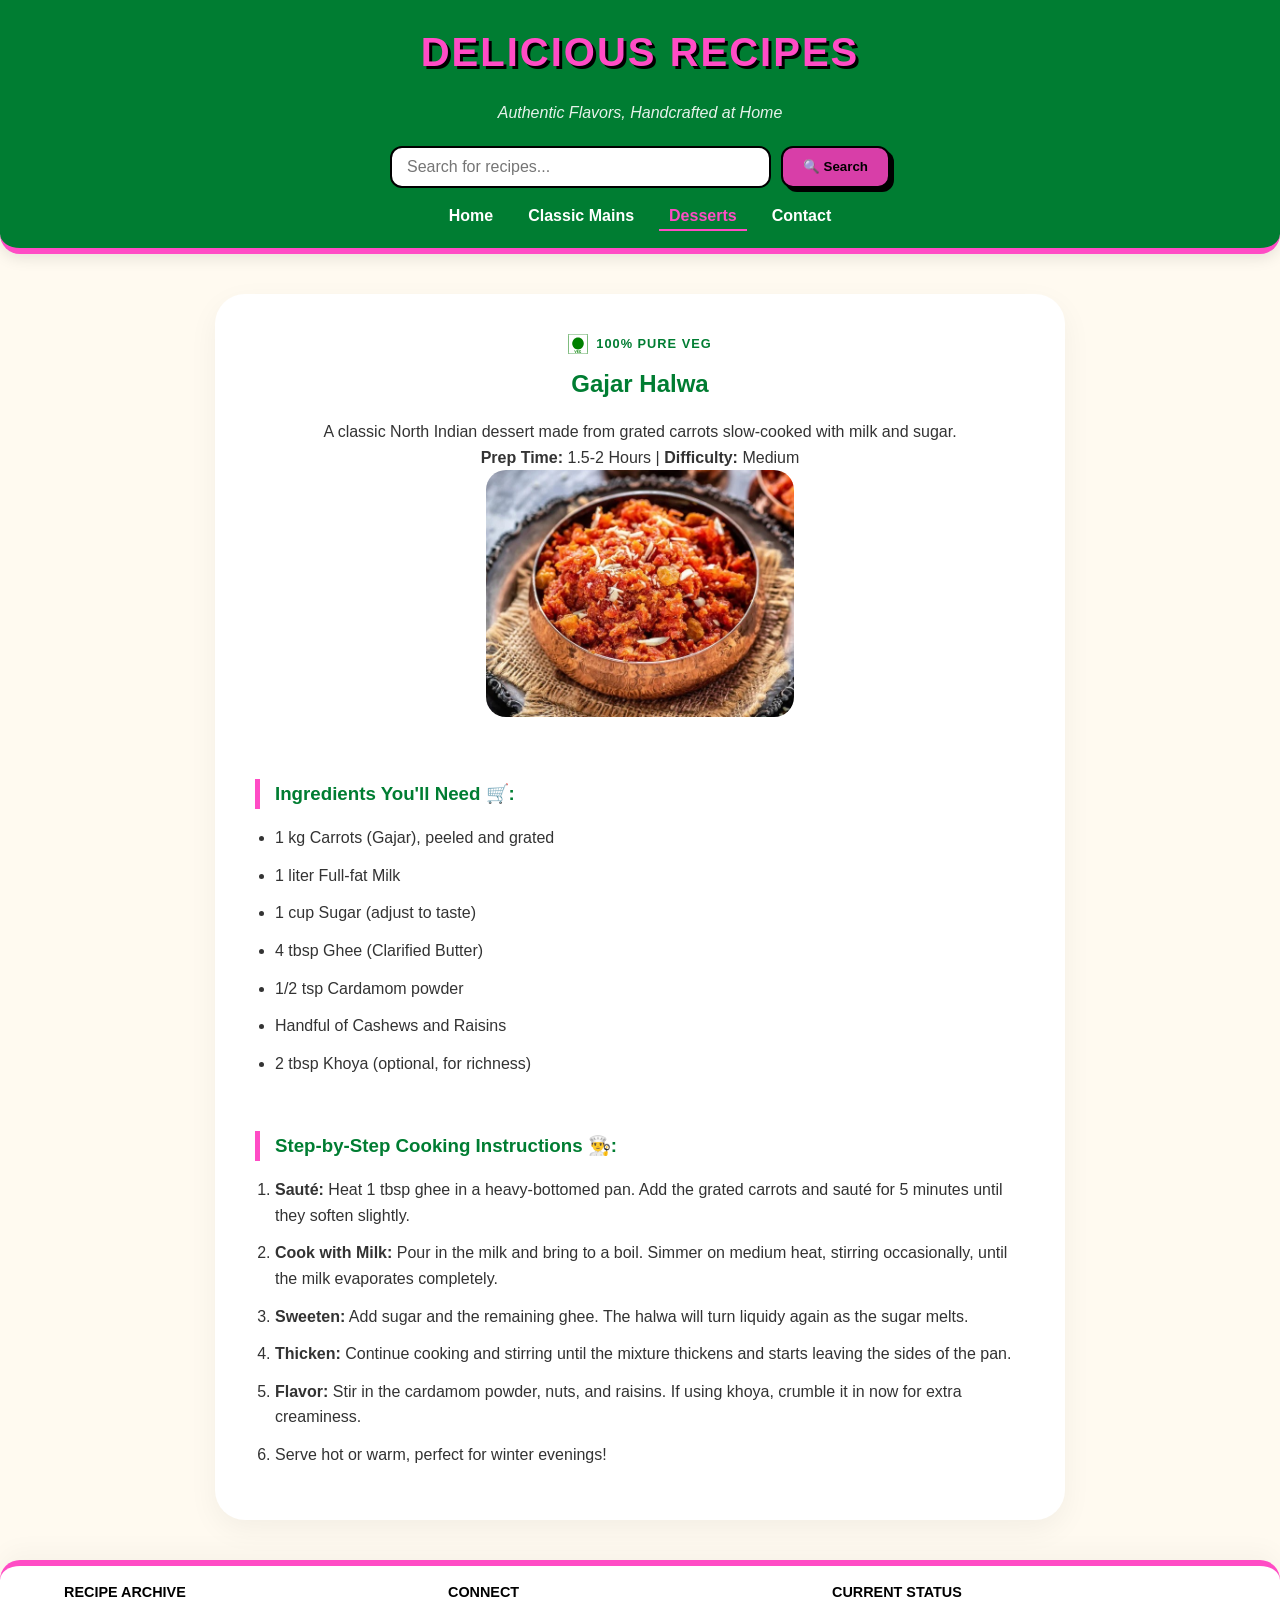
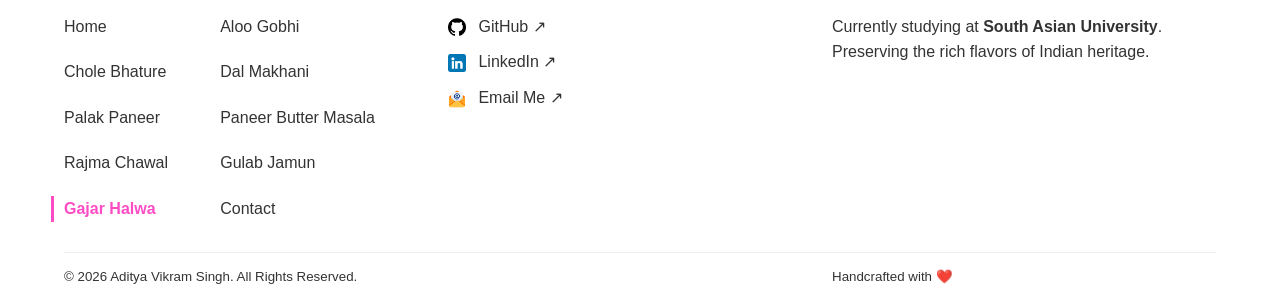
<file: gajar-halwa.html>
<!DOCTYPE html>
<html lang="en">
    <head>
        <meta charset="UTF-8">
        <meta name="viewport" content="width=device-width, initial-scale=1.0">
        <title>Gajar Halwa | Delicious Recipes</title>
        <link rel="stylesheet" href="css/styles.css">
    </head>

    <body>
        <header id="top-site-banner">
            <div class="banner-text-container">
                <h1>Delicious Recipes</h1>
                <p><i>Authentic Flavors, Handcrafted at Home</i></p>
            </div>

            <div class="search-bar-container">
                <input type="text" placeholder="Search for recipes..." class="search-input">
                <button type="button" class="search-btn">🔍 Search</button>
            </div>
            
            <nav class="navigation-menu-bar">
                <ul>
                    <li><a href="index.html">Home</a></li>
                    <li><a href="index.html#desi-authentic-cuisine">Classic Mains</a></li>
                    <li><a href="index.html#dessert-delights" class="current-page-link">Desserts</a></li>
                    <li><a href="contact.html">Contact</a></li>
                </ul>
            </nav>
        </header>

        <main>
            <article class="recipe-detail-container">
                
                <section class="recipe-header-main">
                    <div class="veg-badge">
                        <img src="images/veg-mark.svg" alt="Veg Icon" class="veg-icon">
                        <span>100% PURE VEG</span>
                    </div>
                    <h2>Gajar Halwa</h2>
                    <p>A classic North Indian dessert made from grated carrots slow-cooked with milk and sugar.</p>
                    <p><strong>Prep Time:</strong> 1.5-2 Hours | <strong>Difficulty:</strong> Medium</p>
                    <img src="images/gajar-halwa.jpg" alt="Home-cooked Gajar Halwa" class="recipe-main-img">
                </section>

                <section class="recipe-content-section">
                    <h3>Ingredients You'll Need 🛒:</h3>
                    <ul>
                        <li>1 kg Carrots (Gajar), peeled and grated</li>
                        <li>1 liter Full-fat Milk</li>
                        <li>1 cup Sugar (adjust to taste)</li>
                        <li>4 tbsp Ghee (Clarified Butter)</li>
                        <li>1/2 tsp Cardamom powder</li>
                        <li>Handful of Cashews and Raisins</li>
                        <li>2 tbsp Khoya (optional, for richness)</li>
                    </ul>
                </section>

                <section class="recipe-content-section">
                    <h3>Step-by-Step Cooking Instructions 👨‍🍳:</h3>
                    <ol>
                        <li><b>Sauté:</b> Heat 1 tbsp ghee in a heavy-bottomed pan. Add the grated carrots and sauté for 5 minutes until they soften slightly.</li>
                        <li><b>Cook with Milk:</b> Pour in the milk and bring to a boil. Simmer on medium heat, stirring occasionally, until the milk evaporates completely.</li>
                        <li><b>Sweeten:</b> Add sugar and the remaining ghee. The halwa will turn liquidy again as the sugar melts.</li>
                        <li><b>Thicken:</b> Continue cooking and stirring until the mixture thickens and starts leaving the sides of the pan.</li>
                        <li><b>Flavor:</b> Stir in the cardamom powder, nuts, and raisins. If using khoya, crumble it in now for extra creaminess.</li>
                        <li>Serve hot or warm, perfect for winter evenings!</li>
                    </ol>
                </section>

            </article>
        </main>

        <footer>
            <table>
                <thead>
                    <tr>
                        <th align="left" width="33%">Recipe Archive</th>
                        <th align="left" width="33%">Connect</th>
                        <th align="left" width="33%">Current Status</th>
                    </tr>
                </thead>
                
                <tbody>
                    <tr>
                        <td valign="top">
                            <table class="footer-links-subtable">
                                <tr>
                                    <td><a href="index.html">Home</a></td>
                                    <td><a href="aloo-gobhi.html">Aloo Gobhi</a></td>
                                </tr>
                                <tr>
                                    <td><a href="chole-bhature.html">Chole Bhature</a></td>
                                    <td><a href="dal-makhani.html">Dal Makhani</a></td>
                                </tr>
                                <tr>
                                    <td><a href="palak-paneer.html">Palak Paneer</a></td>
                                    <td><a href="paneer-butter-masala.html">Paneer Butter Masala</a></td>
                                </tr>
                                <tr>
                                    <td><a href="rajma-chawal.html">Rajma Chawal</a></td>
                                    <td><a href="gulab-jamun.html">Gulab Jamun</a></td>
                                </tr>
                                <tr>
                                    <td><a href="gajar-halwa.html" class="current-page-link">Gajar Halwa</a></td>
                                    <td><a href="contact.html">Contact</a></td>
                                </tr>
                            </table>
                        </td>
                        <td valign="top">
                            <div class="footer-links-vertical">
                                <a href="https://github.com/theavsingh" target="_blank">
                                    <img src="images/footer/github-icon.png" width="18" height="18" alt="" class="footer-icon"> GitHub ↗
                                </a>
                                <a href="https://linkedin.com/in/adityavikramsingh-invalid" target="_blank">
                                    <img src="images/footer/linkedin-icon.png" width="18" height="18" alt="" class="footer-icon"> LinkedIn ↗
                                </a>
                                <a href="mailto:aditya.singh2025@students.sau.ac.in">
                                    <img src="images/footer/email-icon.png" width="18" height="18" alt="" class="footer-icon"> Email Me ↗
                                </a>
                            </div>
                        </td>
                        <td valign="top">
                            <div class="footer-links-vertical">
                                <p>Currently studying at <b>South Asian University</b>.</p>
                                <p>Preserving the rich flavors of Indian heritage.</p>
                            </div>
                        </td>
                    </tr>
                </tbody>

                <tfoot>
                    <tr>
                        <td colspan="2">
                            <small>&copy; 2026 Aditya Vikram Singh. All Rights Reserved.</small>
                        </td>
                        <td>
                            <small>Handcrafted with ❤️</small>
                        </td>
                    </tr>
                </tfoot>
            </table>
        </footer>
    </body>
</html>
</file>
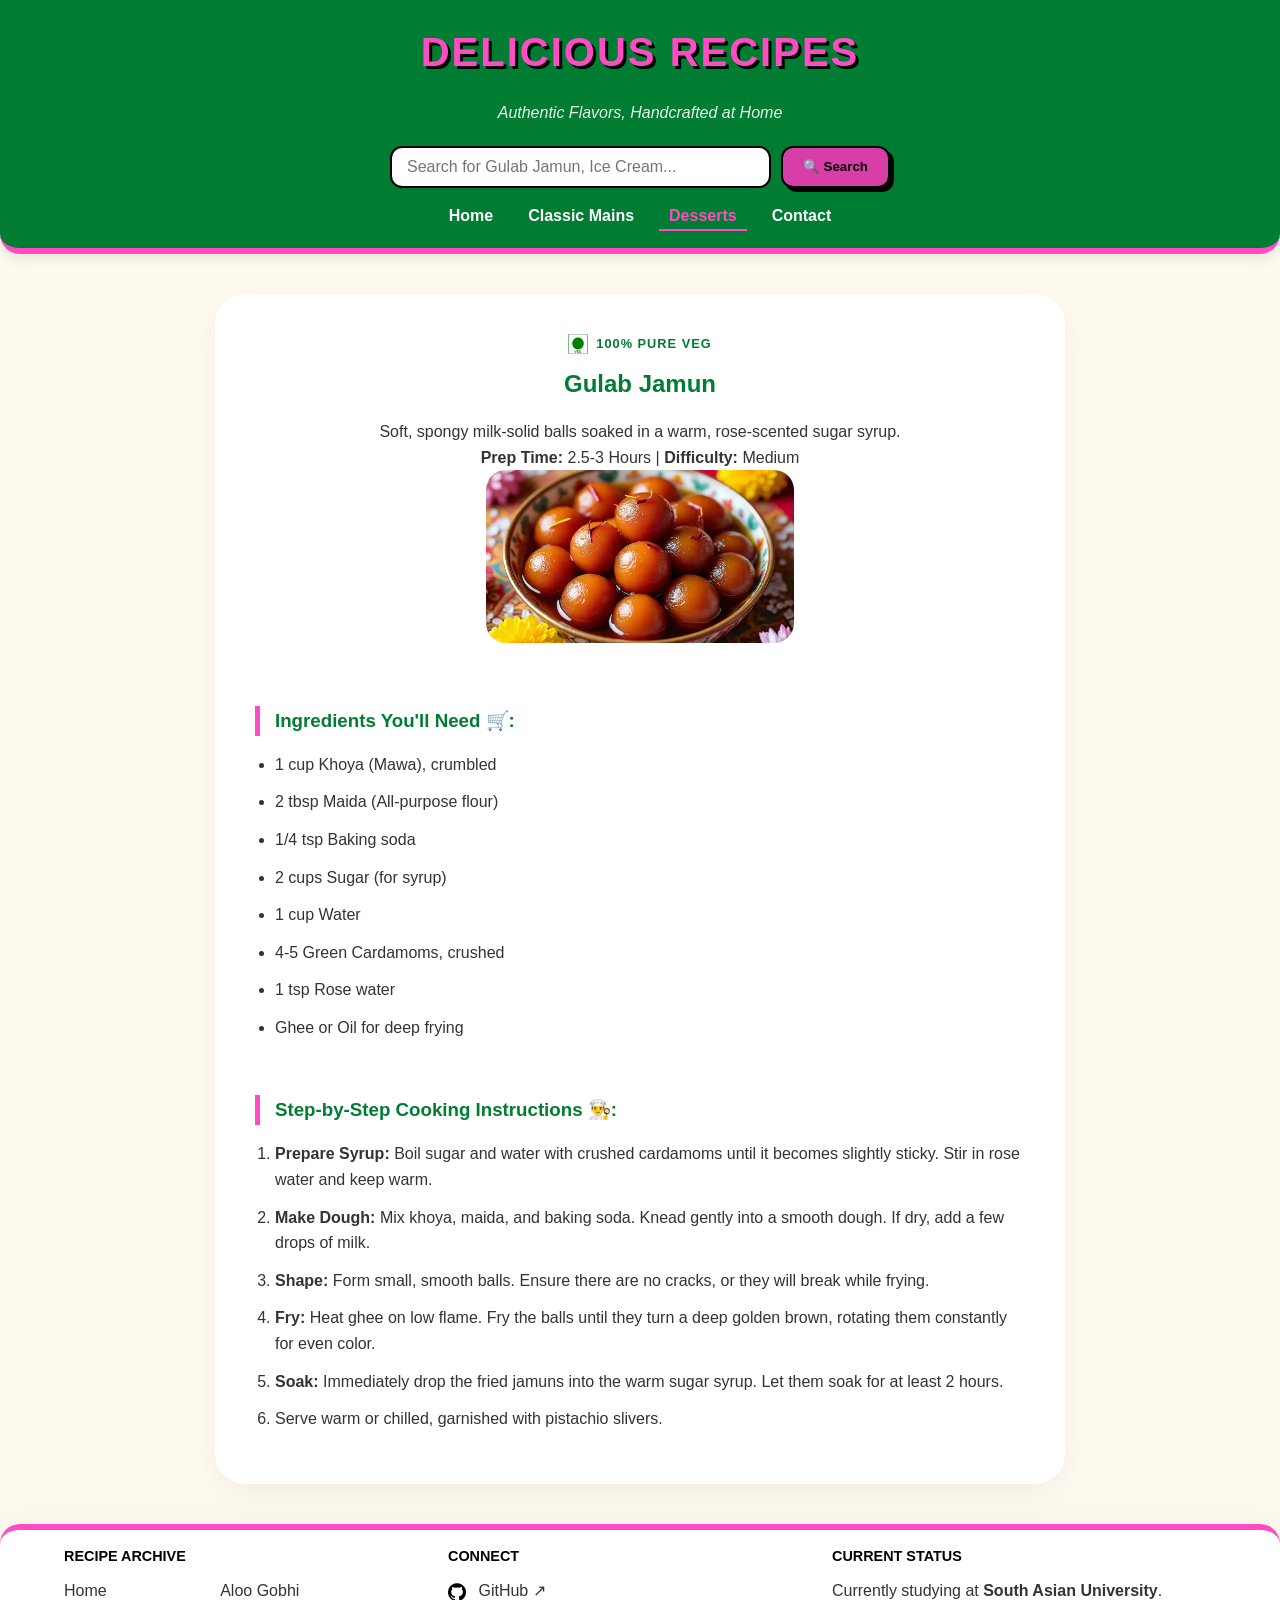
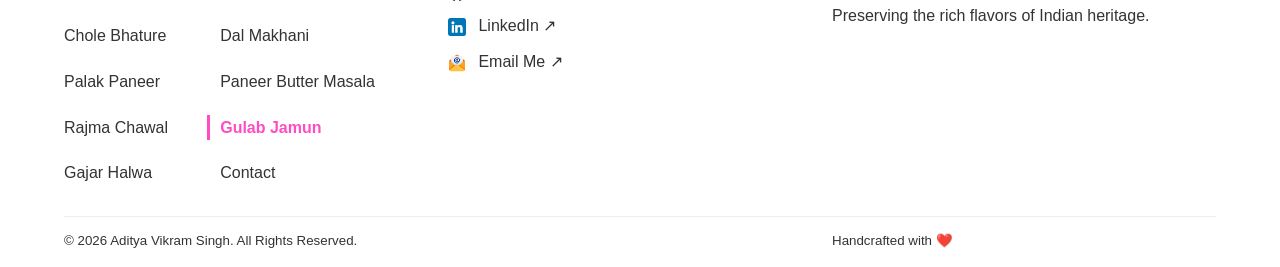
<file: gulab-jamun.html>
<!DOCTYPE html>
<html lang="en">
    <head>
        <meta charset="UTF-8">
        <meta name="viewport" content="width=device-width, initial-scale=1.0">
        <title>Gulab Jamun</title>
        <link rel="stylesheet" href="css/styles.css">
    </head>

    <body>
        <header id="top-site-banner">
            <div class="banner-text-container">
                <h1>Delicious Recipes</h1>
                <p><i>Authentic Flavors, Handcrafted at Home</i></p>
            </div>

            <div class="search-bar-container">
                <input type="text" placeholder="Search for Gulab Jamun, Ice Cream..." class="search-input">
                <button type="button" class="search-btn">🔍 Search</button>
            </div>
            
            <nav class="navigation-menu-bar">
                <ul>
                    <li><a href="index.html">Home</a></li>
                    <li><a href="index.html#desi-authentic-cuisine">Classic Mains</a></li>
                    <li><a href="index.html#dessert-delights" class="current-page-link">Desserts</a></li>
                    <li><a href="contact.html">Contact</a></li>
                </ul>
            </nav>
        </header>

        <main>
            <article class="recipe-detail-container">
                
                <section class="recipe-header-main">
                    <div class="veg-badge">
                        <img src="images/veg-mark.svg" alt="Veg Icon" class="veg-icon">
                        <span>100% PURE VEG</span>
                    </div>
                    <h2>Gulab Jamun</h2>
                    <p>Soft, spongy milk-solid balls soaked in a warm, rose-scented sugar syrup.</p>
                    <p><strong>Prep Time:</strong> 2.5-3 Hours | <strong>Difficulty:</strong> Medium</p>
                    <img src="images/gulab-jamun.jpg" alt="Home-cooked Gulab Jamun" class="recipe-main-img">
                </section>

                <section class="recipe-content-section">
                    <h3>Ingredients You'll Need 🛒:</h3>
                    <ul>
                        <li>1 cup Khoya (Mawa), crumbled</li>
                        <li>2 tbsp Maida (All-purpose flour)</li>
                        <li>1/4 tsp Baking soda</li>
                        <li>2 cups Sugar (for syrup)</li>
                        <li>1 cup Water</li>
                        <li>4-5 Green Cardamoms, crushed</li>
                        <li>1 tsp Rose water</li>
                        <li>Ghee or Oil for deep frying</li>
                    </ul>
                </section>

                <section class="recipe-content-section">
                    <h3>Step-by-Step Cooking Instructions 👨‍🍳:</h3>
                    <ol>
                        <li><b>Prepare Syrup:</b> Boil sugar and water with crushed cardamoms until it becomes slightly sticky. Stir in rose water and keep warm.</li>
                        <li><b>Make Dough:</b> Mix khoya, maida, and baking soda. Knead gently into a smooth dough. If dry, add a few drops of milk.</li>
                        <li><b>Shape:</b> Form small, smooth balls. Ensure there are no cracks, or they will break while frying.</li>
                        <li><b>Fry:</b> Heat ghee on low flame. Fry the balls until they turn a deep golden brown, rotating them constantly for even color.</li>
                        <li><b>Soak:</b> Immediately drop the fried jamuns into the warm sugar syrup. Let them soak for at least 2 hours.</li>
                        <li>Serve warm or chilled, garnished with pistachio slivers.</li>
                    </ol>
                </section>

            </article>
        </main>

        <footer>
            <table>
                <thead>
                    <tr>
                        <th align="left" width="33%">Recipe Archive</th>
                        <th align="left" width="33%">Connect</th>
                        <th align="left" width="33%">Current Status</th>
                    </tr>
                </thead>
                
                <tbody>
                    <tr>
                        <td valign="top">
                            <table class="footer-links-subtable">
                                <tr>
                                    <td><a href="index.html">Home</a></td>
                                    <td><a href="aloo-gobhi.html">Aloo Gobhi</a></td>
                                </tr>
                                <tr>
                                    <td><a href="chole-bhature.html">Chole Bhature</a></td>
                                    <td><a href="dal-makhani.html">Dal Makhani</a></td>
                                </tr>
                                <tr>
                                    <td><a href="palak-paneer.html">Palak Paneer</a></td>
                                    <td><a href="paneer-butter-masala.html">Paneer Butter Masala</a></td>
                                </tr>
                                <tr>
                                    <td><a href="rajma-chawal.html">Rajma Chawal</a></td>
                                    <td><a href="gulab-jamun.html" class="current-page-link">Gulab Jamun</a></td>
                                </tr>
                                <tr>
                                    <td><a href="gajar-halwa.html">Gajar Halwa</a></td>
                                    <td><a href="contact.html">Contact</a></td>
                                </tr>
                            </table>
                        </td>
                        <td valign="top">
                            <div class="footer-links-vertical">
                                <a href="https://github.com/theavsingh" target="_blank">
                                    <img src="images/footer/github-icon.png" width="18" height="18" alt="" class="footer-icon"> GitHub ↗
                                </a>
                                <a href="https://linkedin.com/in/adityavikramsingh-invalid" target="_blank">
                                    <img src="images/footer/linkedin-icon.png" width="18" height="18" alt="" class="footer-icon"> LinkedIn ↗
                                </a>
                                <a href="mailto:aditya.singh2025@students.sau.ac.in">
                                    <img src="images/footer/email-icon.png" width="18" height="18" alt="" class="footer-icon"> Email Me ↗
                                </a>
                            </div>
                        </td>
                        <td valign="top">
                            <div class="footer-links-vertical">
                                <p>Currently studying at <b>South Asian University</b>.</p>
                                <p>Preserving the rich flavors of Indian heritage.</p>
                            </div>
                        </td>
                    </tr>
                </tbody>

                <tfoot>
                    <tr>
                        <td colspan="2">
                            <small>&copy; 2026 Aditya Vikram Singh. All Rights Reserved.</small>
                        </td>
                        <td>
                            <small>Handcrafted with ❤️</small>
                        </td>
                    </tr>
                </tfoot>
            </table>
        </footer>
    </body>
</html>
</file>
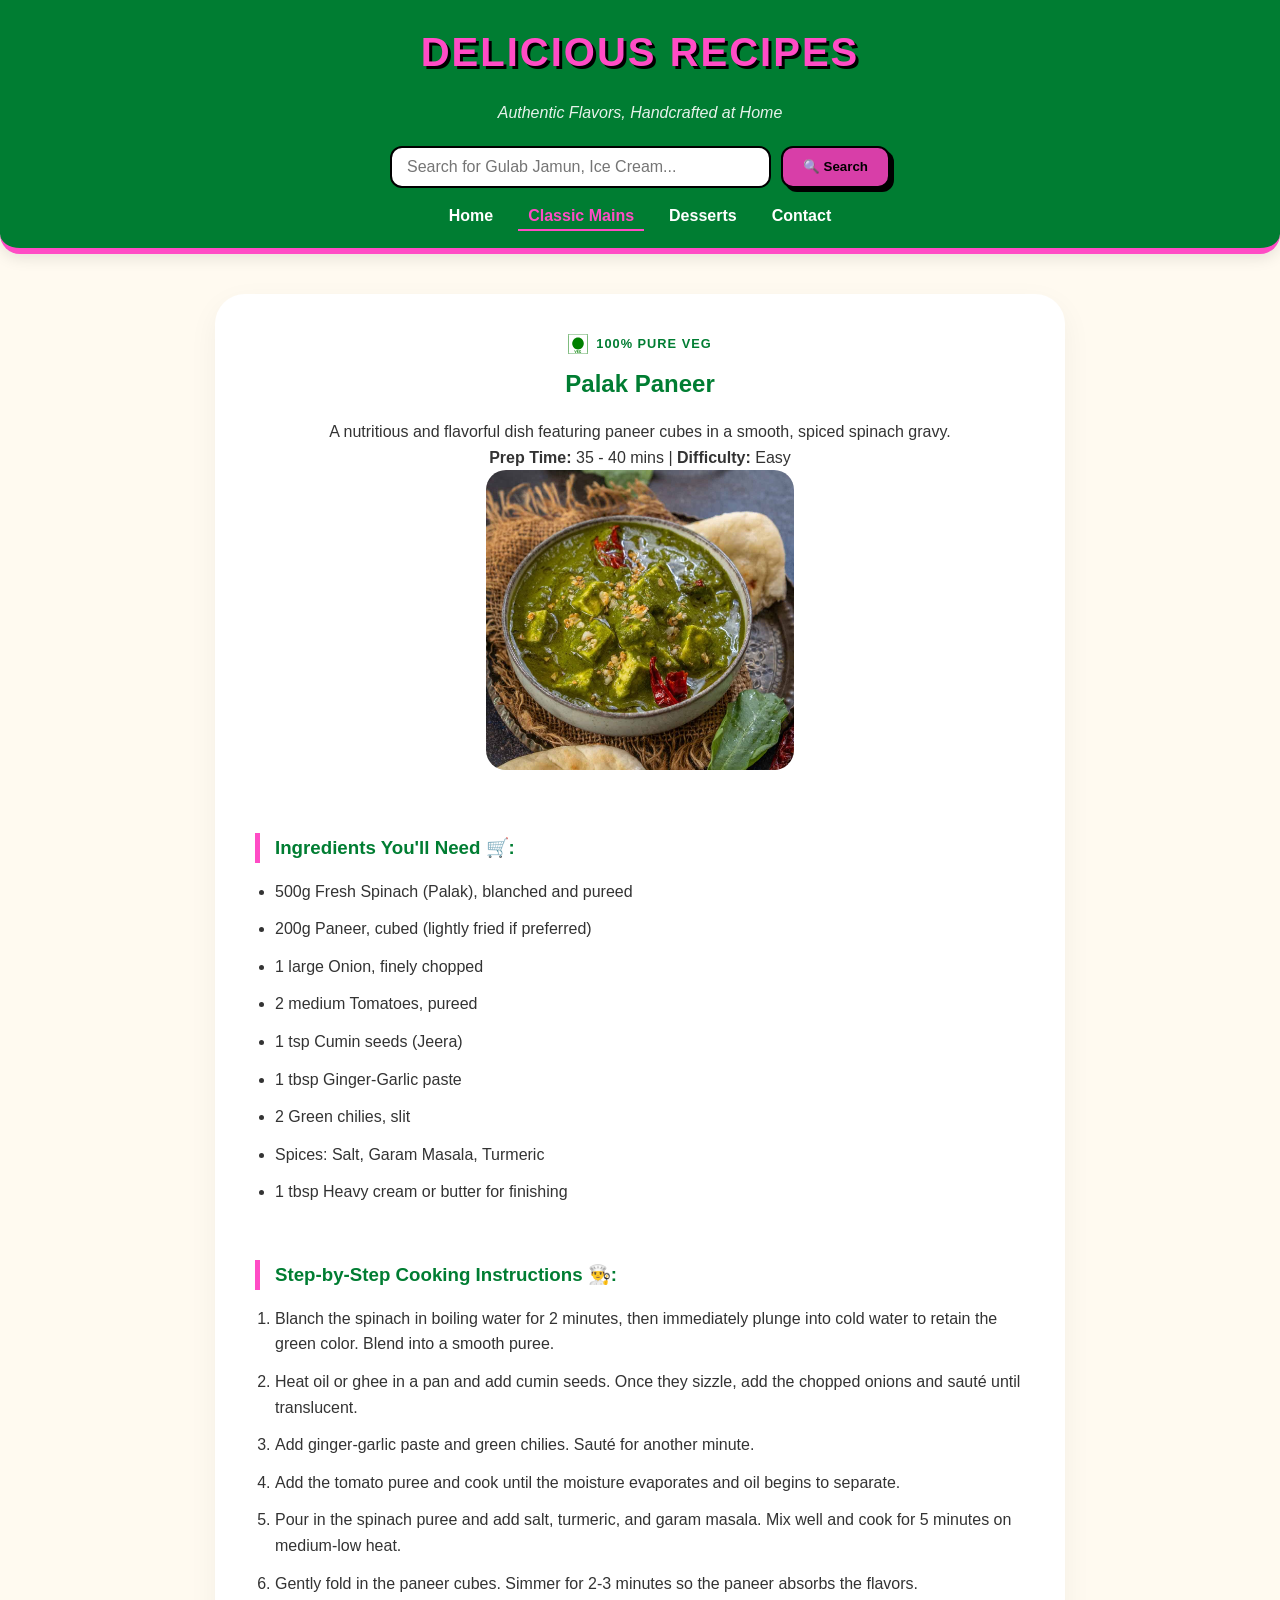
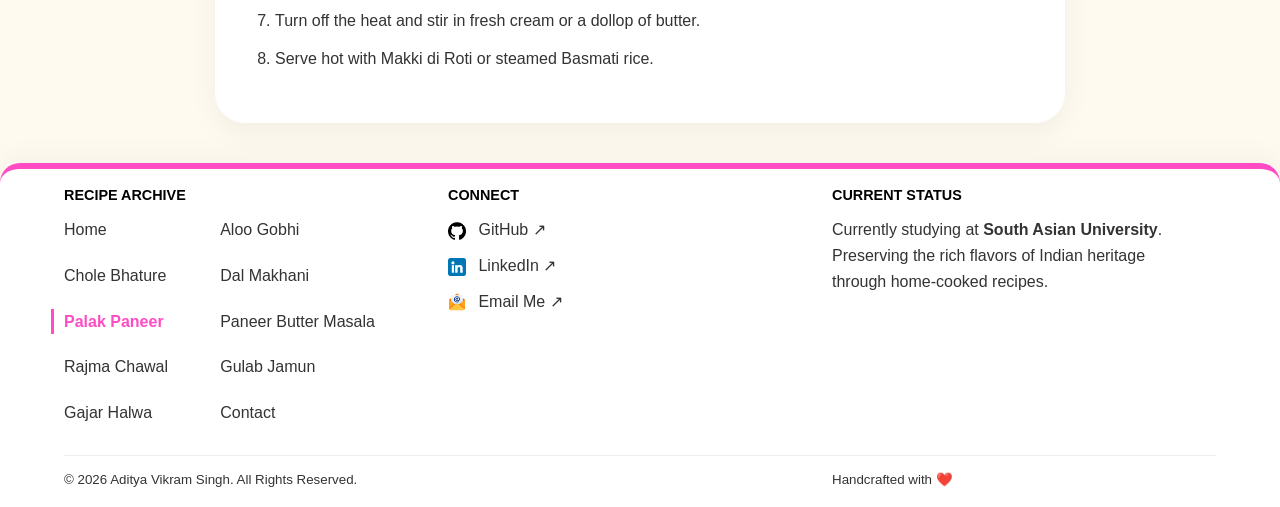
<file: palak-paneer.html>
<!DOCTYPE html>
<html lang="en">
    <head>
        <meta charset="UTF-8">
        <meta name="viewport" content="width=device-width, initial-scale=1.0">
        <title>Palak Paneer</title>
        <link rel="stylesheet" href="css/styles.css">
    </head>

    <body>
        <header id="top-site-banner">
            <div class="banner-text-container">
                <h1>Delicious Recipes</h1>
                <p><i>Authentic Flavors, Handcrafted at Home</i></p>
            </div>

            <div class="search-bar-container">
                <input type="text" placeholder="Search for Gulab Jamun, Ice Cream..." class="search-input">
                <button type="button" class="search-btn">🔍 Search</button>
            </div>
            
            <nav class="navigation-menu-bar">
                <ul>
                    <li><a href="index.html">Home</a></li>
                    <li><a href="index.html#desi-authentic-cuisine" class="current-page-link">Classic Mains</a></li>
                    <li><a href="index.html#dessert-delights">Desserts</a></li>
                    <li><a href="contact.html">Contact</a></li>
                </ul>
            </nav>
        </header>

        <main>
            <article class="recipe-detail-container">
                
                <section class="recipe-header-main">
                    <div class="veg-badge">
                        <img src="images/veg-mark.svg" alt="Veg Icon" class="veg-icon">
                        <span>100% PURE VEG</span>
                    </div>
                    <h2>Palak Paneer</h2>
                    <p>A nutritious and flavorful dish featuring paneer cubes in a smooth, spiced spinach gravy.</p>
                    <p><strong>Prep Time:</strong> 35 - 40 mins | <strong>Difficulty:</strong> Easy</p>
                    <img src="images/palak-paneer.jpg" alt="Home-cooked Fresh Palak Paneer" class="recipe-main-img">
                </section>

                <section class="recipe-content-section">
                    <h3>Ingredients You'll Need 🛒:</h3>
                    <ul>
                        <li>500g Fresh Spinach (Palak), blanched and pureed</li>
                        <li>200g Paneer, cubed (lightly fried if preferred)</li>
                        <li>1 large Onion, finely chopped</li>
                        <li>2 medium Tomatoes, pureed</li>
                        <li>1 tsp Cumin seeds (Jeera)</li>
                        <li>1 tbsp Ginger-Garlic paste</li>
                        <li>2 Green chilies, slit</li>
                        <li>Spices: Salt, Garam Masala, Turmeric</li>
                        <li>1 tbsp Heavy cream or butter for finishing</li>
                    </ul>
                </section>

                <section class="recipe-content-section">
                    <h3>Step-by-Step Cooking Instructions 👨‍🍳:</h3>
                    <ol>
                        <li>Blanch the spinach in boiling water for 2 minutes, then immediately plunge into cold water to retain the green color. Blend into a smooth puree.</li>
                        <li>Heat oil or ghee in a pan and add cumin seeds. Once they sizzle, add the chopped onions and sauté until translucent.</li>
                        <li>Add ginger-garlic paste and green chilies. Sauté for another minute.</li>
                        <li>Add the tomato puree and cook until the moisture evaporates and oil begins to separate.</li>
                        <li>Pour in the spinach puree and add salt, turmeric, and garam masala. Mix well and cook for 5 minutes on medium-low heat.</li>
                        <li>Gently fold in the paneer cubes. Simmer for 2-3 minutes so the paneer absorbs the flavors.</li>
                        <li>Turn off the heat and stir in fresh cream or a dollop of butter.</li>
                        <li>Serve hot with Makki di Roti or steamed Basmati rice.</li>
                    </ol>
                </section>

            </article>
        </main>

        <footer>
            <table>
                <thead>
                    <tr>
                        <th align="left" width="33%">Recipe Archive</th>
                        <th align="left" width="33%">Connect</th>
                        <th align="left" width="33%">Current Status</th>
                    </tr>
                </thead>
                
                <tbody>
                    <tr>
                        <td valign="top">
                            <table class="footer-links-subtable">
                                <tr>
                                    <td><a href="index.html">Home</a></td>
                                    <td><a href="aloo-gobhi.html">Aloo Gobhi</a></td>
                                </tr>
                                <tr>
                                    <td><a href="chole-bhature.html">Chole Bhature</a></td>
                                    <td><a href="dal-makhani.html">Dal Makhani</a></td>
                                </tr>
                                <tr>
                                    <td><a href="palak-paneer.html" class="current-page-link">Palak Paneer</a></td>
                                    <td><a href="paneer-butter-masala.html">Paneer Butter Masala</a></td>
                                </tr>
                                <tr>
                                    <td><a href="rajma-chawal.html">Rajma Chawal</a></td>
                                    <td><a href="gulab-jamun.html">Gulab Jamun</a></td>
                                </tr>
                                <tr>
                                    <td><a href="gajar-halwa.html">Gajar Halwa</a></td>
                                    <td><a href="contact.html">Contact</a></td>
                                </tr>
                            </table>
                        </td>
                        <td valign="top">
                            <div class="footer-links-vertical">
                                <a href="https://github.com/theavsingh" target="_blank">
                                    <img src="images/footer/github-icon.png" width="18" height="18" alt="" class="footer-icon"> GitHub ↗
                                </a>
                                <a href="https://linkedin.com/in/adityavikramsingh-invalid" target="_blank">
                                    <img src="images/footer/linkedin-icon.png" width="18" height="18" alt="" class="footer-icon"> LinkedIn ↗
                                </a>
                                <a href="mailto:aditya.singh2025@students.sau.ac.in">
                                    <img src="images/footer/email-icon.png" width="18" height="18" alt="" class="footer-icon"> Email Me ↗
                                </a>
                            </div>
                        </td>
                        <td valign="top">
                            <div class="footer-links-vertical">
                                <p>Currently studying at <b>South Asian University</b>.</p>
                                <p>Preserving the rich flavors of Indian heritage through home-cooked recipes.</p>
                            </div>
                        </td>
                    </tr>
                </tbody>

                <tfoot>
                    <tr>
                        <td colspan="2">
                            <small>&copy; 2026 Aditya Vikram Singh. All Rights Reserved.</small>
                        </td>
                        <td>
                            <small>Handcrafted with ❤️</small>
                        </td>
                    </tr>
                </tfoot>
            </table>
        </footer>
    </body>
</html>
</file>
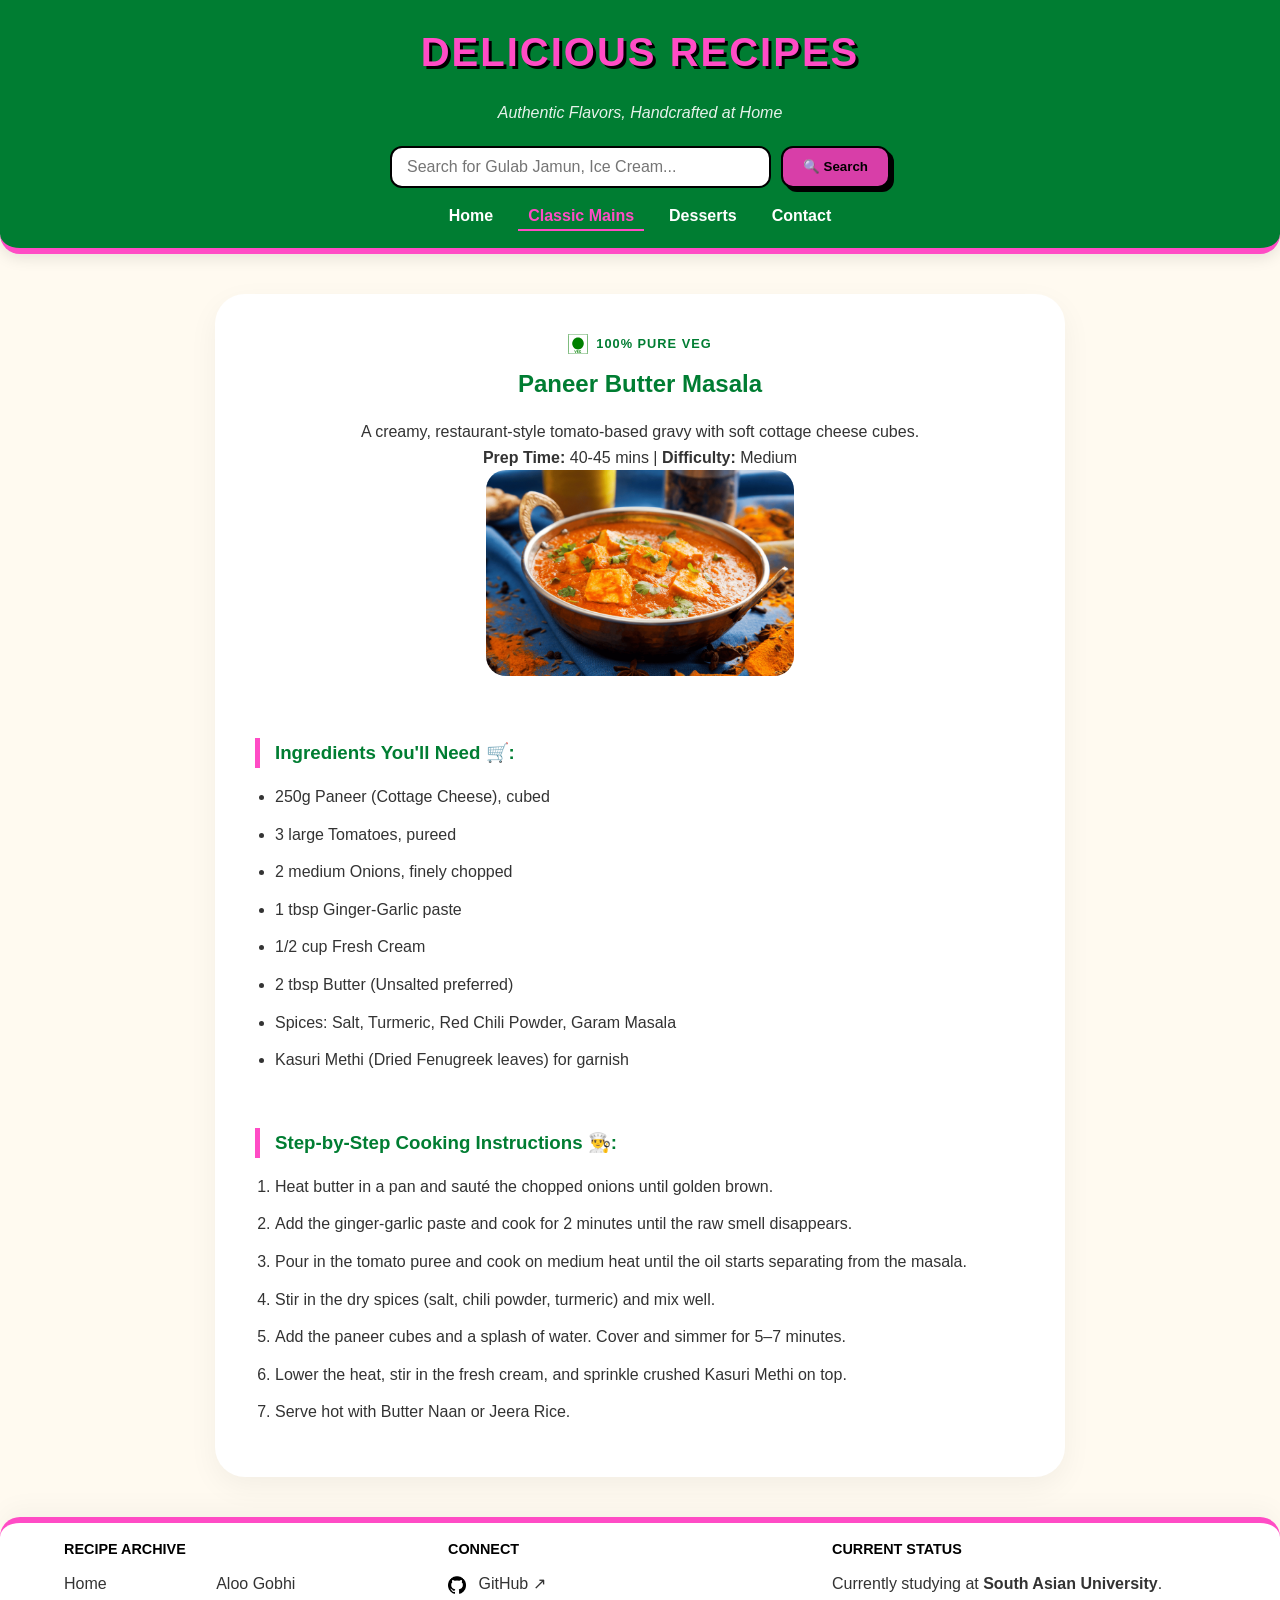
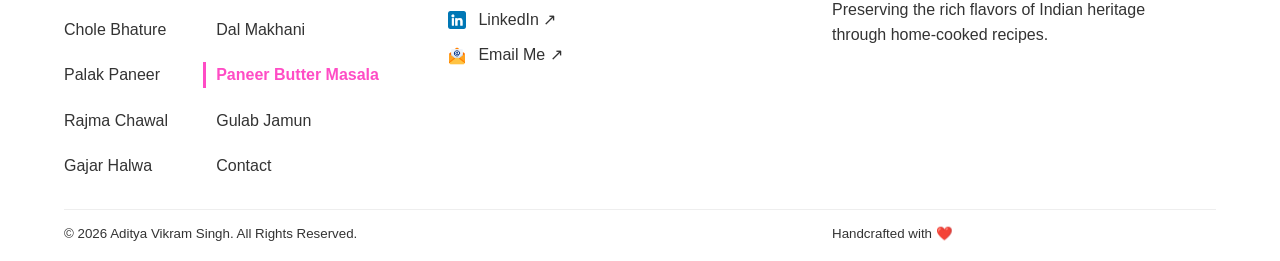
<file: paneer-butter-masala.html>
<!DOCTYPE html>
<html lang="en">
    <head>
        <meta charset="UTF-8">
        <meta name="viewport" content="width=device-width, initial-scale=1.0">
        <title>Paneer Butter Masala</title>
        <link rel="stylesheet" href="css/styles.css">
    </head>

    <body>
        <header id="top-site-banner">
            <div class="banner-text-container">
                <h1>Delicious Recipes</h1>
                <p><i>Authentic Flavors, Handcrafted at Home</i></p>
            </div>

            <div class="search-bar-container">
                <input type="text" placeholder="Search for Gulab Jamun, Ice Cream..." class="search-input">
                <button type="button" class="search-btn">🔍 Search</button>
            </div>
            
            <nav class="navigation-menu-bar">
                <ul>
                    <li><a href="index.html">Home</a></li>
                    <li><a href="index.html#desi-authentic-cuisine" class="current-page-link">Classic Mains</a></li>
                    <li><a href="index.html#dessert-delights">Desserts</a></li>
                    <li><a href="contact.html">Contact</a></li>
                </ul>
            </nav>
        </header>

        <main>
            <article class="recipe-detail-container">
                
                <section class="recipe-header-main">
                    <div class="veg-badge">
                        <img src="images/veg-mark.svg" alt="Veg Icon" class="veg-icon">
                        <span>100% PURE VEG</span>
                    </div>
                    <h2>Paneer Butter Masala</h2>
                    <p>A creamy, restaurant-style tomato-based gravy with soft cottage cheese cubes.</p>
                    <p><strong>Prep Time:</strong> 40-45 mins | <strong>Difficulty:</strong> Medium</p>
                    <img src="images/paneer-butter-masala.jpg" alt="zHome-cooked Paneer Butter Masala" class="recipe-main-img">
                </section>

                <section class="recipe-content-section">
                    <h3>Ingredients You'll Need 🛒:</h3>
                    <ul>
                        <li>250g Paneer (Cottage Cheese), cubed</li>
                        <li>3 large Tomatoes, pureed</li>
                        <li>2 medium Onions, finely chopped</li>
                        <li>1 tbsp Ginger-Garlic paste</li>
                        <li>1/2 cup Fresh Cream</li>
                        <li>2 tbsp Butter (Unsalted preferred)</li>
                        <li>Spices: Salt, Turmeric, Red Chili Powder, Garam Masala</li>
                        <li>Kasuri Methi (Dried Fenugreek leaves) for garnish</li>
                    </ul>
                </section>

                <section class="recipe-content-section">
                    <h3>Step-by-Step Cooking Instructions 👨‍🍳:</h3>
                    <ol>
                        <li>Heat butter in a pan and sauté the chopped onions until golden brown.</li>
                        <li>Add the ginger-garlic paste and cook for 2 minutes until the raw smell disappears.</li>
                        <li>Pour in the tomato puree and cook on medium heat until the oil starts separating from the masala.</li>
                        <li>Stir in the dry spices (salt, chili powder, turmeric) and mix well.</li>
                        <li>Add the paneer cubes and a splash of water. Cover and simmer for 5–7 minutes.</li>
                        <li>Lower the heat, stir in the fresh cream, and sprinkle crushed Kasuri Methi on top.</li>
                        <li>Serve hot with Butter Naan or Jeera Rice.</li>
                    </ol>
                </section>

            </article>
        </main>

        <footer>
            <table>
                <thead>
                    <tr>
                        <th align="left" width="33%">Recipe Archive</th>
                        <th align="left" width="33%">Connect</th>
                        <th align="left" width="33%">Current Status</th>
                    </tr>
                </thead>
                
                <tbody>
                    <tr>
                        <td valign="top">
                            <table class="footer-links-subtable">
                                <tr>
                                    <td><a href="index.html">Home</a></td>
                                    <td><a href="aloo-gobhi.html">Aloo Gobhi</a></td>
                                </tr>
                                <tr>
                                    <td><a href="chole-bhature.html">Chole Bhature</a></td>
                                    <td><a href="dal-makhani.html">Dal Makhani</a></td>
                                </tr>
                                <tr>
                                    <td><a href="palak-paneer.html">Palak Paneer</a></td>
                                    <td><a href="paneer-butter-masala.html" class="current-page-link">Paneer Butter Masala</a></td>
                                </tr>
                                <tr>
                                    <td><a href="rajma-chawal.html">Rajma Chawal</a></td>
                                    <td><a href="gulab-jamun.html">Gulab Jamun</a></td>
                                </tr>
                                <tr>
                                    <td><a href="gajar-halwa.html">Gajar Halwa</a></td>
                                    <td><a href="contact.html">Contact</a></td>
                                </tr>
                            </table>
                        </td>
                        <td valign="top">
                            <div class="footer-links-vertical">
                                <a href="https://github.com/theavsingh" target="_blank">
                                    <img src="images/footer/github-icon.png" width="18" height="18" alt="" class="footer-icon"> GitHub ↗
                                </a>
                                <a href="https://linkedin.com/in/adityavikramsingh-invalid" target="_blank">
                                    <img src="images/footer/linkedin-icon.png" width="18" height="18" alt="" class="footer-icon"> LinkedIn ↗
                                </a>
                                <a href="mailto:aditya.singh2025@students.sau.ac.in">
                                    <img src="images/footer/email-icon.png" width="18" height="18" alt="" class="footer-icon"> Email Me ↗
                                </a>
                            </div>
                        </td>
                        <td valign="top">
                            <div class="footer-links-vertical">
                                <p>Currently studying at <b>South Asian University</b>.</p>
                                <p>Preserving the rich flavors of Indian heritage through home-cooked recipes.</p>
                            </div>
                        </td>
                    </tr>
                </tbody>

                <tfoot>
                    <tr>
                        <td colspan="2">
                            <small>&copy; 2026 Aditya Vikram Singh. All Rights Reserved.</small>
                        </td>
                        <td>
                            <small>Handcrafted with ❤️</small>
                        </td>
                    </tr>
                </tfoot>
            </table>
        </footer>
    </body>
</html>
</file>
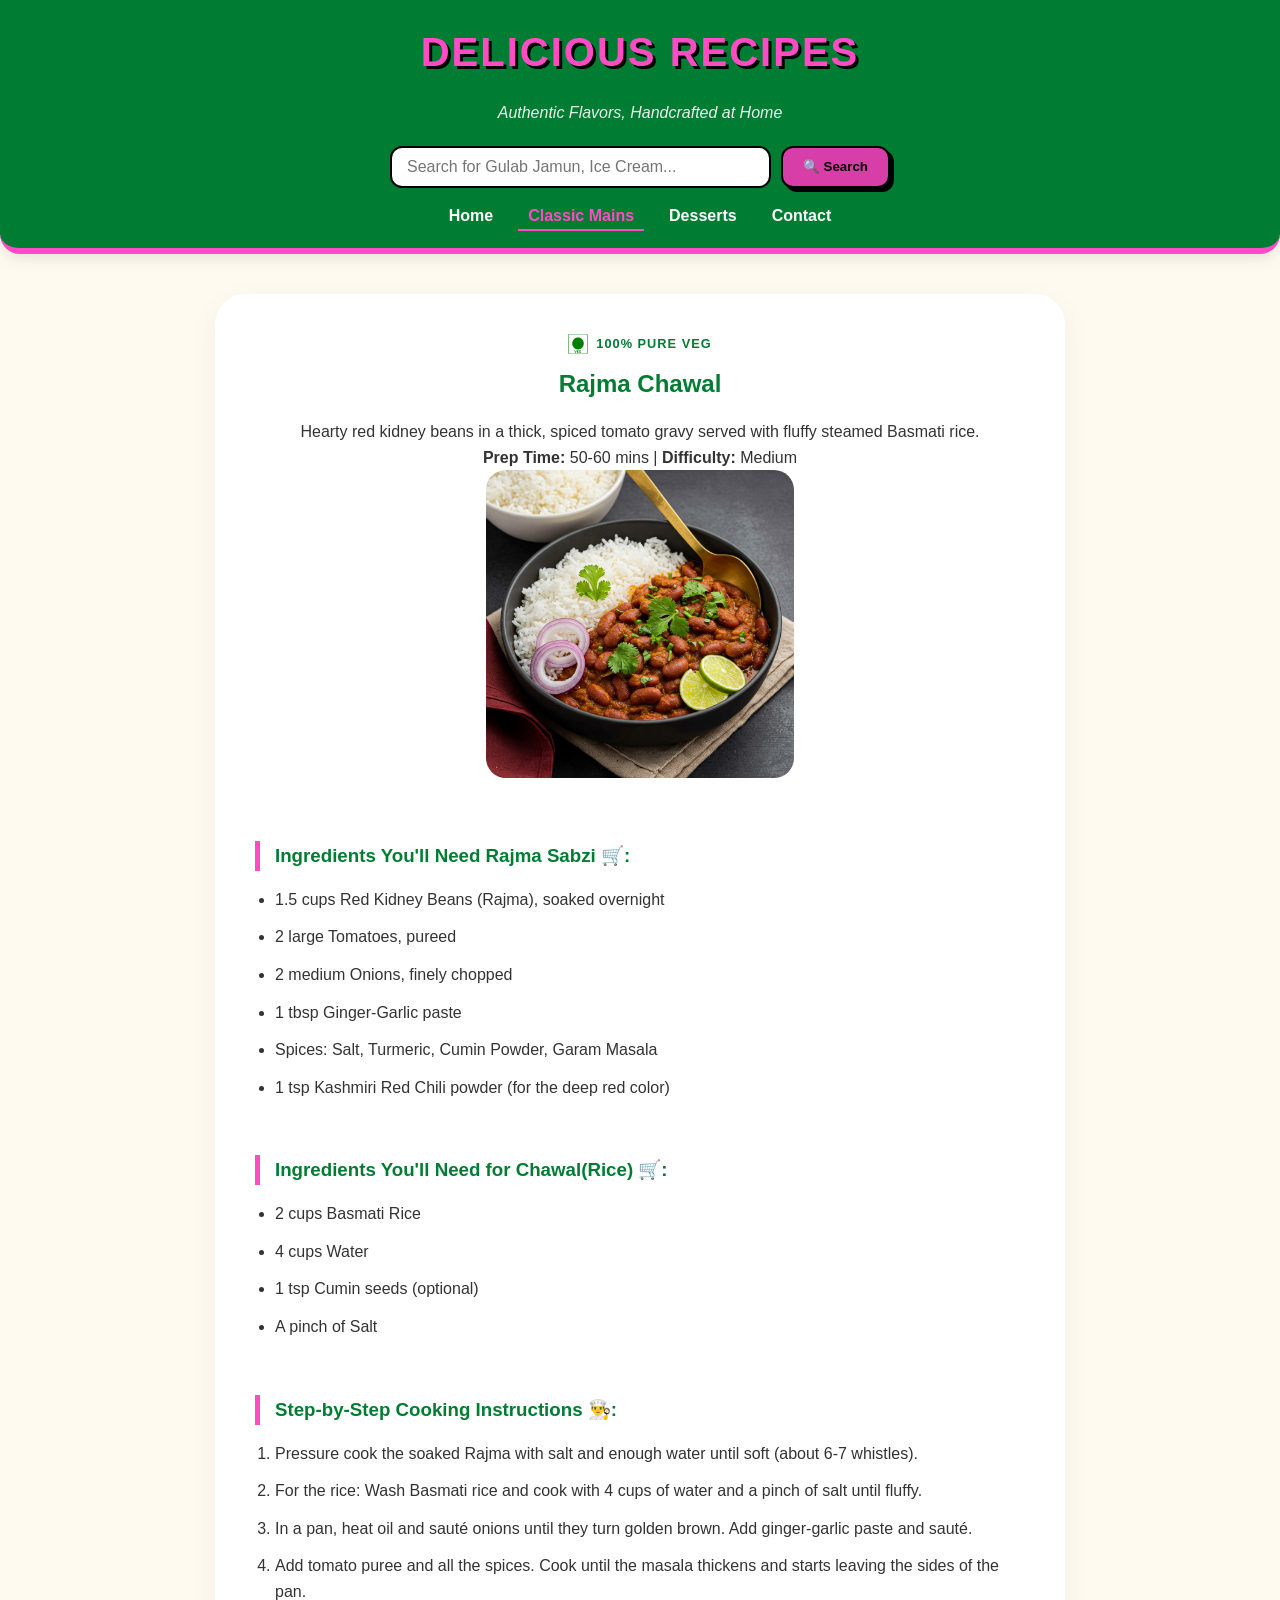
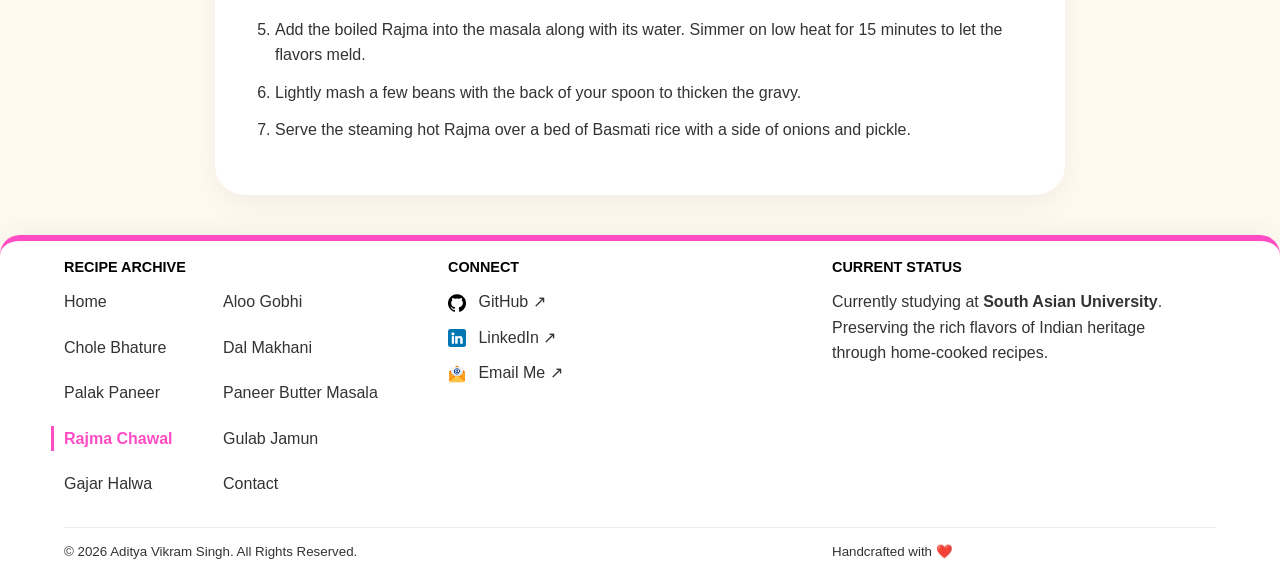
<file: rajma-chawal.html>
<!DOCTYPE html>
<html lang="en">
    <head>
        <meta charset="UTF-8">
        <meta name="viewport" content="width=device-width, initial-scale=1.0">
        <title>Rajma Chawal</title>
        <link rel="stylesheet" href="css/styles.css">
    </head>

    <body>
        <header id="top-site-banner">
            <div class="banner-text-container">
                <h1>Delicious Recipes</h1>
                <p><i>Authentic Flavors, Handcrafted at Home</i></p>
            </div>

            <div class="search-bar-container">
                <input type="text" placeholder="Search for Gulab Jamun, Ice Cream..." class="search-input">
                <button type="button" class="search-btn">🔍 Search</button>
            </div>
            
            <nav class="navigation-menu-bar">
                <ul>
                    <li><a href="index.html">Home</a></li>
                    <li><a href="index.html#desi-authentic-cuisine" class="current-page-link">Classic Mains</a></li>
                    <li><a href="index.html#dessert-delights">Desserts</a></li>
                    <li><a href="contact.html">Contact</a></li>
                </ul>
            </nav>
        </header>

        <main>
            <article class="recipe-detail-container">
                
                <section class="recipe-header-main">
                    <div class="veg-badge">
                        <img src="images/veg-mark.svg" alt="Veg Icon" class="veg-icon">
                        <span>100% PURE VEG</span>
                    </div>
                    <h2>Rajma Chawal</h2>
                    <p>Hearty red kidney beans in a thick, spiced tomato gravy served with fluffy steamed Basmati rice.</p>
                    <p><strong>Prep Time:</strong> 50-60 mins | <strong>Difficulty:</strong> Medium</p>
                    <img src="images/rajma-chawal.jpg" alt="Home-cooked Rajma Chawal" class="recipe-main-img">
                </section>

                <section class="recipe-content-section">
                    <h3>Ingredients You'll Need Rajma Sabzi 🛒:</h3>
                    <ul>
                        <li>1.5 cups Red Kidney Beans (Rajma), soaked overnight</li>
                        <li>2 large Tomatoes, pureed</li>
                        <li>2 medium Onions, finely chopped</li>
                        <li>1 tbsp Ginger-Garlic paste</li>
                        <li>Spices: Salt, Turmeric, Cumin Powder, Garam Masala</li>
                        <li>1 tsp Kashmiri Red Chili powder (for the deep red color)</li>
                    </ul>
                    <h3>Ingredients You'll Need for Chawal(Rice) 🛒:</h3>
                    <ul>
                        <li>2 cups Basmati Rice</li>
                        <li>4 cups Water</li>
                        <li>1 tsp Cumin seeds (optional)</li>
                        <li>A pinch of Salt</li>
                    </ul>
                </section>

                <section class="recipe-content-section">
                    <h3>Step-by-Step Cooking Instructions 👨‍🍳:</h3>
                    <ol>
                        <li>Pressure cook the soaked Rajma with salt and enough water until soft (about 6-7 whistles).</li>
                        <li>For the rice: Wash Basmati rice and cook with 4 cups of water and a pinch of salt until fluffy.</li>
                        <li>In a pan, heat oil and sauté onions until they turn golden brown. Add ginger-garlic paste and sauté.</li>
                        <li>Add tomato puree and all the spices. Cook until the masala thickens and starts leaving the sides of the pan.</li>
                        <li>Add the boiled Rajma into the masala along with its water. Simmer on low heat for 15 minutes to let the flavors meld.</li>
                        <li>Lightly mash a few beans with the back of your spoon to thicken the gravy.</li>
                        <li>Serve the steaming hot Rajma over a bed of Basmati rice with a side of onions and pickle.</li>
                    </ol>
                </section>

            </article>
        </main>

        <footer>
            <table>
                <thead>
                    <tr>
                        <th align="left" width="33%">Recipe Archive</th>
                        <th align="left" width="33%">Connect</th>
                        <th align="left" width="33%">Current Status</th>
                    </tr>
                </thead>
                
                <tbody>
                    <tr>
                        <td valign="top">
                            <table class="footer-links-subtable">
                                <tr>
                                    <td><a href="index.html">Home</a></td>
                                    <td><a href="aloo-gobhi.html">Aloo Gobhi</a></td>
                                </tr>
                                <tr>
                                    <td><a href="chole-bhature.html">Chole Bhature</a></td>
                                    <td><a href="dal-makhani.html">Dal Makhani</a></td>
                                </tr>
                                <tr>
                                    <td><a href="palak-paneer.html">Palak Paneer</a></td>
                                    <td><a href="paneer-butter-masala.html">Paneer Butter Masala</a></td>
                                </tr>
                                <tr>
                                    <td><a href="rajma-chawal.html" class="current-page-link">Rajma Chawal</a></td>
                                    <td><a href="gulab-jamun.html">Gulab Jamun</a></td>
                                </tr>
                                <tr>
                                    <td><a href="gajar-halwa.html">Gajar Halwa</a></td>
                                    <td><a href="contact.html">Contact</a></td>
                                </tr>
                            </table>
                        </td>
                        <td valign="top">
                            <div class="footer-links-vertical">
                                <a href="https://github.com/theavsingh" target="_blank">
                                    <img src="images/footer/github-icon.png" width="18" height="18" alt="" class="footer-icon"> GitHub ↗
                                </a>
                                <a href="https://linkedin.com/in/adityavikramsingh-invalid" target="_blank">
                                    <img src="images/footer/linkedin-icon.png" width="18" height="18" alt="" class="footer-icon"> LinkedIn ↗
                                </a>
                                <a href="mailto:aditya.singh2025@students.sau.ac.in">
                                    <img src="images/footer/email-icon.png" width="18" height="18" alt="" class="footer-icon"> Email Me ↗
                                </a>
                            </div>
                        </td>
                        <td valign="top">
                            <div class="footer-links-vertical">
                                <p>Currently studying at <b>South Asian University</b>.</p>
                                <p>Preserving the rich flavors of Indian heritage through home-cooked recipes.</p>
                            </div>
                        </td>
                    </tr>
                </tbody>

                <tfoot>
                    <tr>
                        <td colspan="2">
                            <small>&copy; 2026 Aditya Vikram Singh. All Rights Reserved.</small>
                        </td>
                        <td>
                            <small>Handcrafted with ❤️</small>
                        </td>
                    </tr>
                </tfoot>
            </table>
        </footer>
    </body>
</html>
</file>
<file: css/styles.css>
* {
    margin: 0;
    padding: 0;
    box-sizing: border-box;
    scroll-behavior: smooth;
}

body {
    font-family: 'Segoe UI', Tahoma, Geneva, Verdana, sans-serif;
    line-height: 1.6;
    background-color: #fffaf0;
    color: #333333;
}

h1, h2, h3 {
    color: #007D32;
    margin-bottom: 1rem;
}

a {
    color: #007D32;
    text-decoration: none;
    transition: 0.3s;
}

header {
    background-color: #007D32;
    padding: 20px 5%;
    display: flex;
    flex-direction: column;
    align-items: center;
    border-bottom: 6px solid #FF4CC5;
    border-radius: 0 0 20px 20px; 
    box-shadow: 0 4px 15px rgba(0,0,0,0.1);
}

.banner-text-container {
    text-align: center;
}

.banner-text-container h1 {
    font-size: 2.5rem;
    color: #FF4CC5;
    text-transform: uppercase;
    letter-spacing: 2px;
    text-shadow: 3px 3px 0px #000000;
}

.banner-text-container p {
    color: #ffffff;
    margin-top: 8px;
    font-size: 1rem;
    opacity: 0.9;
}

.navigation-menu-bar ul {
    list-style: none;
    display: flex;
    gap: 15px;
    margin-top: 15px;
    align-items: center;
    justify-content: center;
}

.navigation-menu-bar a {
    color: #ffffff;
    font-weight: 700;
    padding: 5px 10px;
    border-bottom: 2px solid transparent;
    transition: 0.3s;
}

.navigation-menu-bar a.current-page-link {
    color: #FF4CC5;
    font-weight: 700;
    border-bottom: 2px solid #FF4CC5;
}

.intro-section {
    padding: 40px 5% 20px;
    text-align: center;
    background-color: transparent;
}

.intro-container {
    max-width: 700px;
    margin: 0 auto;
}

.intro-container p {
    font-size: 1.1rem;
    color: #555555;
    line-height: 1.5;
    margin-bottom: 5px;
}

.intro-container p i {
    font-size: 0.9rem;
    color: #FF4CC5;
    font-weight: 700;
}

#featured-recipes h2 {
    font-size: 1.8rem;
    color: #007D32;
    margin: 20px 0 10px;
    text-align: center;
}

.recipe-grid {
    display: grid;
    grid-template-columns: repeat(auto-fill, minmax(300px, 1fr));
    gap: 30px;
    padding: 40px 5%;
}

.recipe-card {
    background: #ffffff;
    border-radius: 24px;
    padding: 25px;
    text-align: center;
    box-shadow: 0 10px 30px rgba(0, 125, 50, 0.1); 
    transition: all 0.4s ease;
}

.recipe-card:hover {
    transform: translateY(-10px);
    box-shadow: 0 15px 30px rgba(0,0,0,0.1);
}

.recipe-thumbnail {
    width: 80%;
    height: auto;
    display: block;
    margin: 0 auto 20px;
    border-radius: 20px;
}

.veg-badge {
    display: flex;
    align-items: center;
    justify-content: center;
    gap: 8px;
    margin-bottom: 10px;
}

.veg-icon {
    width: 20px;
    height: 20px;
}

.veg-badge span {
    font-size: 0.8rem;
    font-weight: bold;
    color: #007D32;
    letter-spacing: 1px;
}

.search-bar-container {
    margin-top: 20px;
    display: flex;
    gap: 10px;
    width: 100%;
    max-width: 500px;
}

.search-input {
    flex: 1;
    padding: 10px 15px;
    border: 2px solid #000000;
    border-radius: 12px;
    font-family: inherit;
    font-size: 1rem;
}

.search-input:focus {
    outline: none;
    border-color: #FF4CC5;
}

.search-btn {
    background-color: #D83EA8;
    color: #000;
    padding: 10px 20px;
    border: 2px solid #000;
    border-radius: 12px;
    font-weight: 800;
    cursor: pointer;
    box-shadow: 4px 4px 0px #000;
    transition: 0.3s;
}

.search-btn:hover {
    background-color: #FF4CC5;
    transform: translate(-2px, -2px);
    box-shadow: 6px 6px 0px #000;
}

.submit-btn, .reset-btn, .view-btn {
    display: inline-block;
    padding: 12px 24px;
    border-radius: 4px;
    font-weight: 700;
    text-transform: uppercase;
    border: 2px solid #000;
    box-shadow: 4px 4px 0px #000;
    cursor: pointer;
    transition: 0.3s;
    text-decoration: none;
    font-family: inherit;
}

.submit-btn, .view-btn {
    background-color: #D83EA8; color: #000;
}

.submit-btn:hover, .view-btn:hover {
    background-color: #FF4CC5;
}

.reset-btn {
    background-color: #cc0000; color: #000;
}

.reset-btn:hover {
    background-color: #ff4d4d;
}

.submit-btn:hover, .reset-btn:hover, .view-btn:hover {
    transform: translate(-2px, -2px);
    box-shadow: 6px 6px 0px #000;
}

.recipe-detail-container {
    max-width: 850px;
    margin: 40px auto;
    background: #ffffff;
    padding: 40px;
    border-radius: 30px;
    box-shadow: 0 10px 30px rgba(0,0,0,0.05);
}

.recipe-header-main {
    text-align: center;
    margin-bottom: 30px;
}

.recipe-main-img {
    width: 40%;
    height: auto;
    border-radius: 20px;
}

.recipe-content-section h3 {
    border-left: 5px solid #FF4CC5;
    padding-left: 15px;
    margin-top: 55px;
}

.recipe-content-section ul, .recipe-content-section ol {
    padding-left: 20px;
    margin-top: 15px;
}

.recipe-content-section li {
    margin-bottom: 12px;
}

.contact-details-block {
    margin-bottom: 50px; 
}

.contact-info-table, .form-input-table {
    width: 100%;
    max-width: 650px;
    margin-top: 10px;
    border-collapse: separate;
    border-spacing: 0 15px;
}

.contact-info-table a {
    color: #000000;
}

.contact-info-table a:hover {
    color: #FF4CC5;
    text-decoration: underline;
}

.contact-info-table td:first-child, .form-input-table label {
    font-weight: 700;
    color: #000000;
    width: 160px;
    display: inline-block;
}

.form-input-table input, .form-input-table textarea {
    width: 100%;
    padding: 12px;
    border: 1px solid #000000;
    border-radius: 8px;
    font-family: inherit;
    font-size: 1rem;
}

.form-input-table input:focus, .form-input-table textarea:focus {
    border-color: #FF4CC5;
    outline: none;
}

.form-buttons {
    display: flex;
    align-items: center;
    gap: 15px;
    margin-top: 10px;
}

footer {
    margin-top: 40px;
    background-color: #ffffff;
    padding: 15px 5% 5px;
    border-radius: 20px 20px 0 0;
    border-top: 6px solid #FF4CC5;
    box-shadow: 0 -10px 25px rgba(0, 0, 0, 0.03);
}

footer table {
    width: 100%;
    border-collapse: collapse;
}

footer th {
    color: #000000 !important; 
    text-align: left;
    padding: 0 0 10px 0;
    text-transform: uppercase;
    font-size: 0.9rem;
}

footer td {
    padding: 0 15px 10px 0;
    vertical-align: top;
}

footer td:not(:last-child) {
    border-right: none; 
    padding-right: 30px;
}

footer td:not(:first-child) {
    padding-left: 0;
}

footer tfoot td {
    padding-top: 10px;
    border-top: 1px solid #eeeeee;
}

.footer-links-subtable a, .footer-links-vertical a {
    display: block;
    color: #333333;
    text-decoration: none;
    margin-bottom: 10px;
    transition: 0.3s;
    width: fit-content;
}

.footer-links-subtable a.current-page-link, .footer-links-vertical a.current-page-link {
    color: #FF4CC5;
    font-weight: 700;
    border-left: 3px solid #FF4CC5; 
    padding-left: 10px;
    margin-left: -13px;
}

.footer-links-subtable a:hover, 
.footer-links-vertical a:hover {
    color: #FF4CC5;
}

.footer-icon {
    vertical-align: middle;
    margin-right: 8px;
}

@media (max-width: 768px) {
    .navigation-menu-bar ul {
        flex-direction: column;
    }

    .banner-text-container h1 {
        font-size: 2rem;
    }

    .recipe-detail-container {
        padding: 25px;
        margin: 20px;
    }

    footer thead {
        display: none;
    }

    footer tbody tr {
        display: flex;
        flex-direction: column;
        align-items: center;
    }
    
    footer td {
        border-right: none !important;
        text-align: center;
        padding: 15px 0 !important;
    }

    .form-input-table td {
        display: block;
        width: 100%;
    }

    .form-input-table label {
        display: block;
        margin-bottom: 5px;
    }
}
</file>
